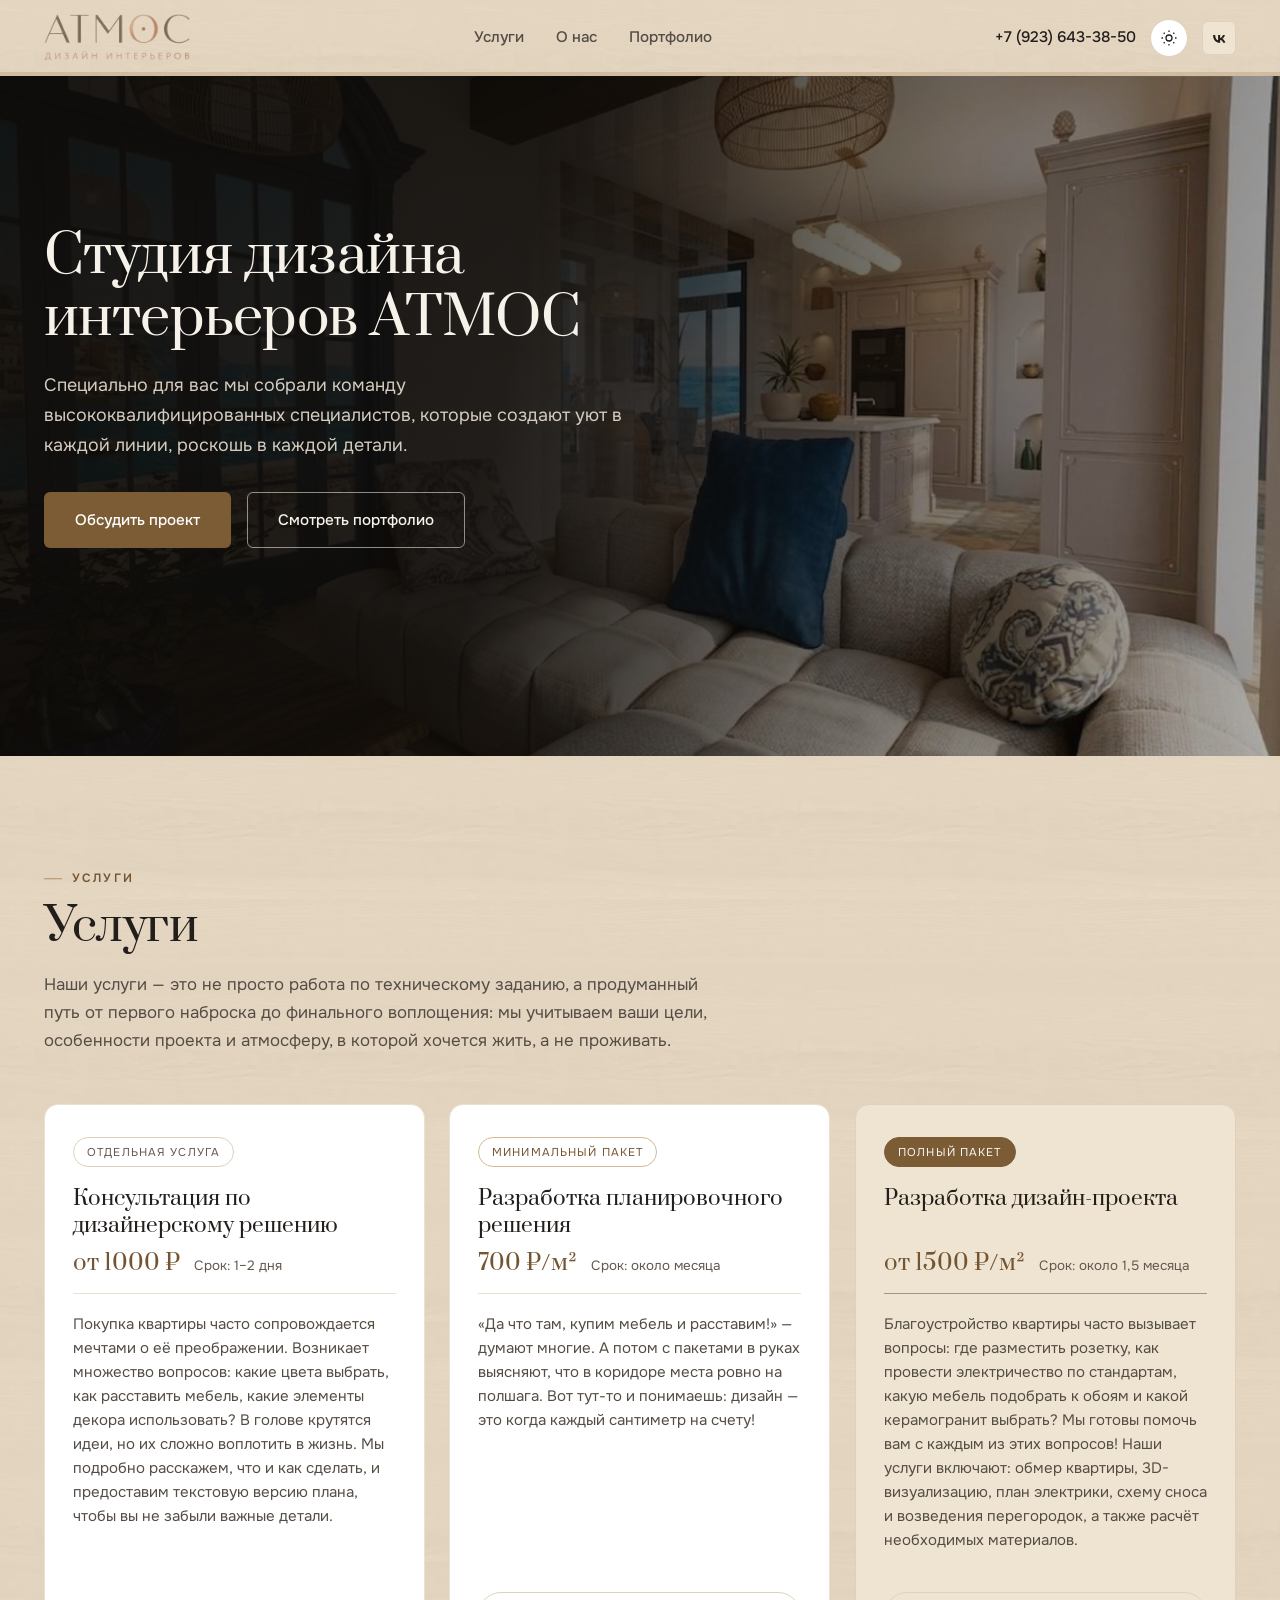
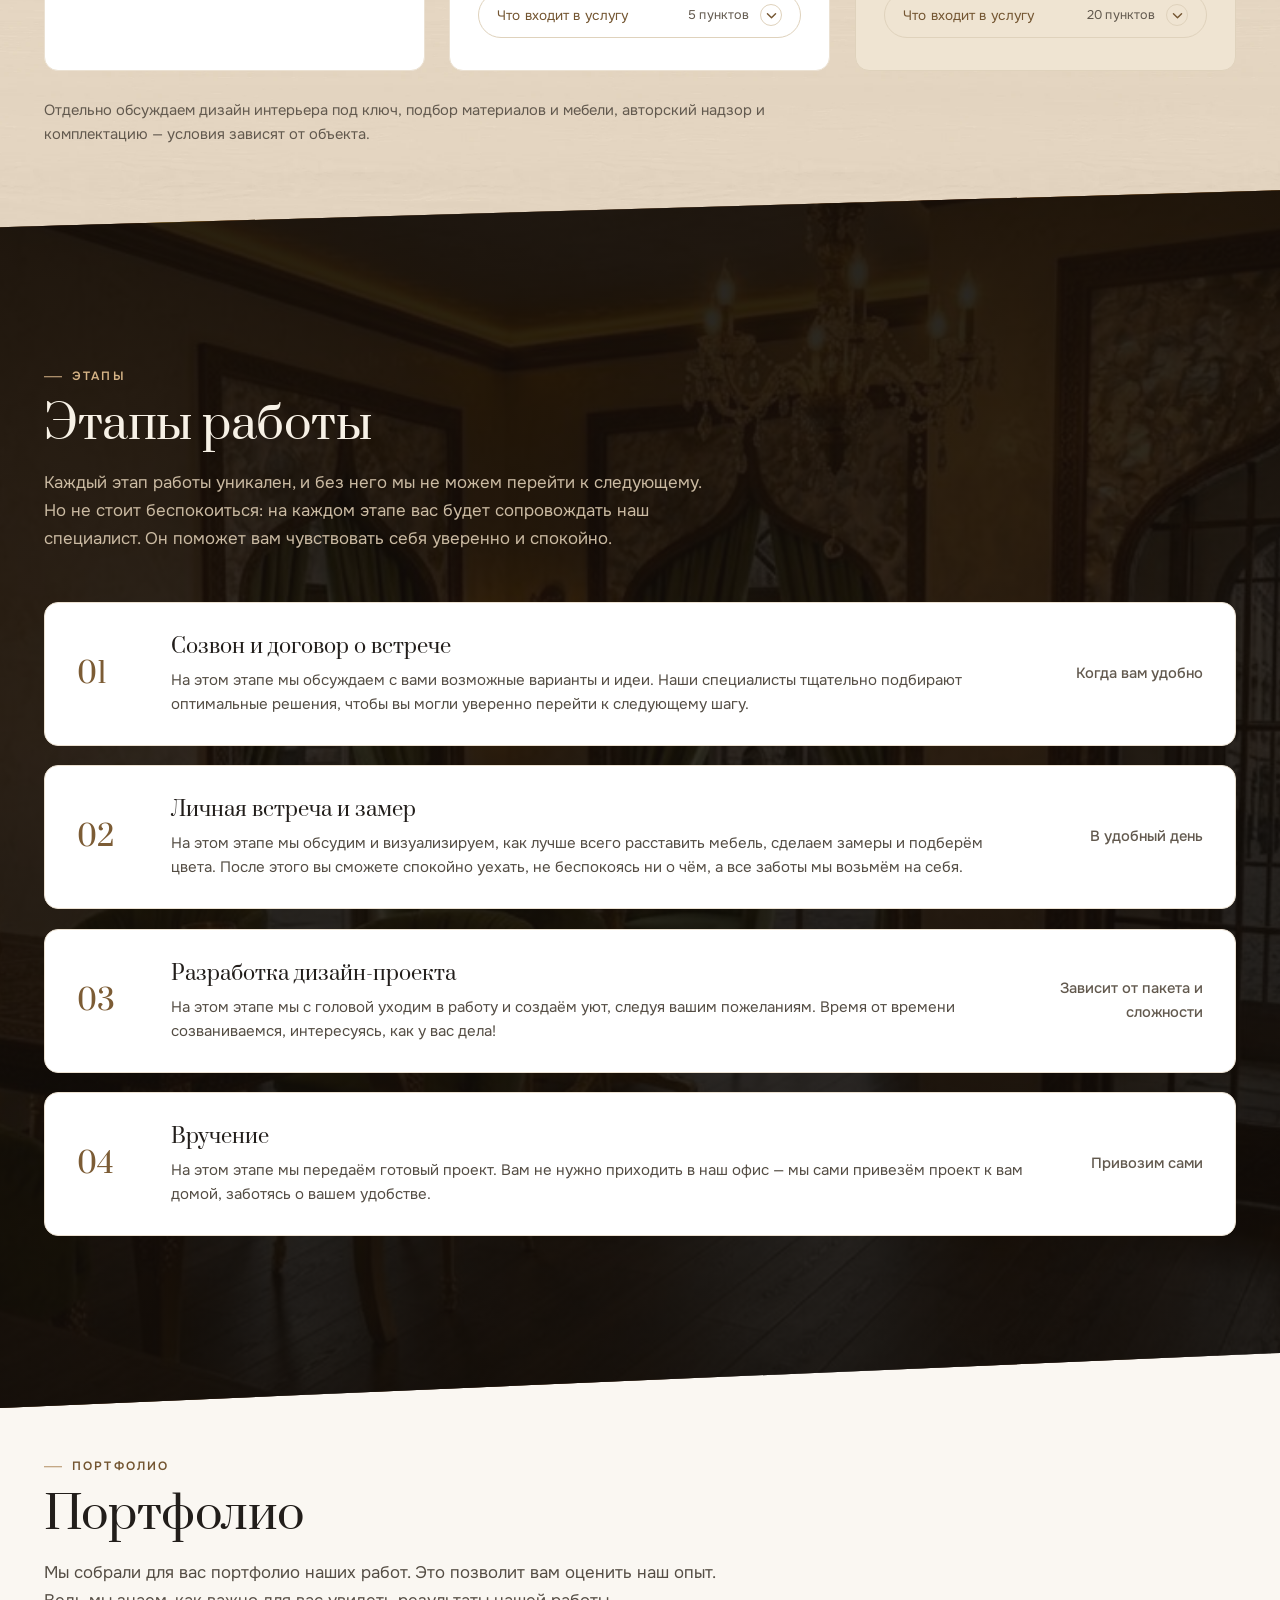
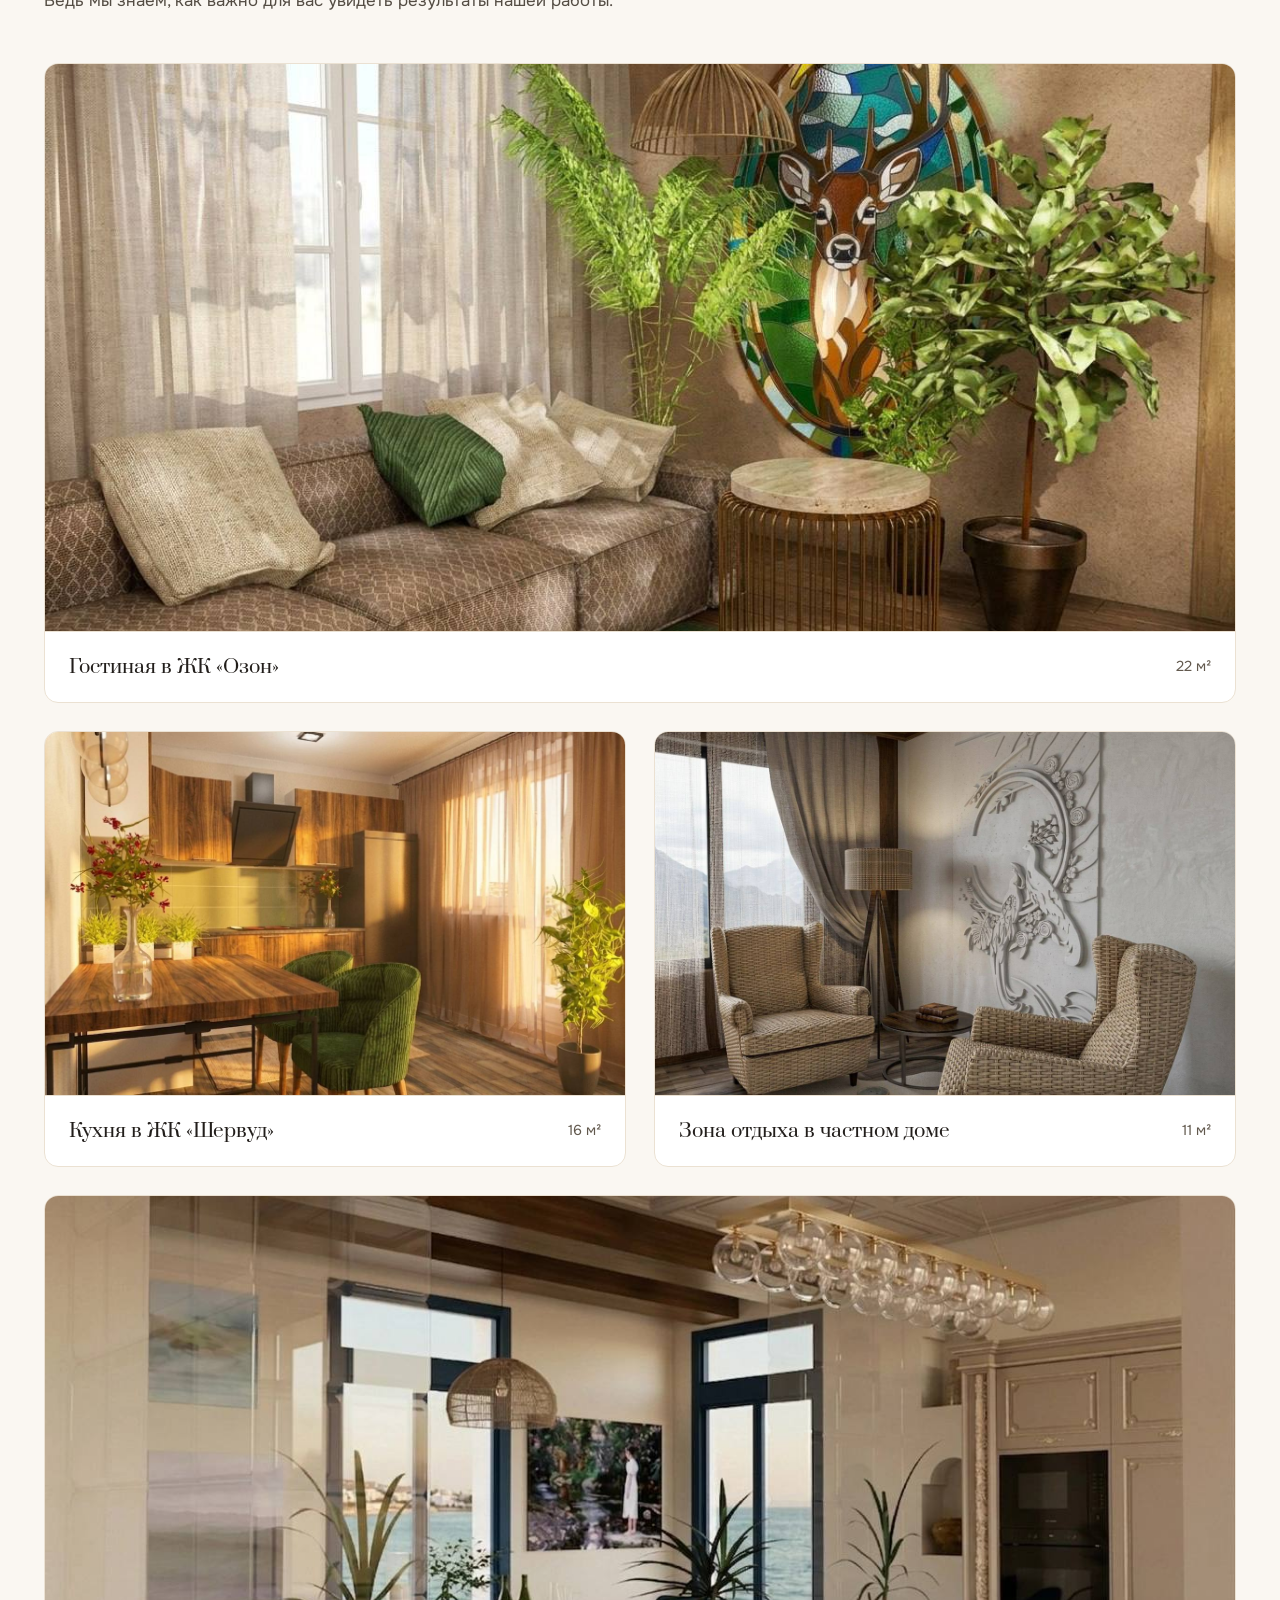
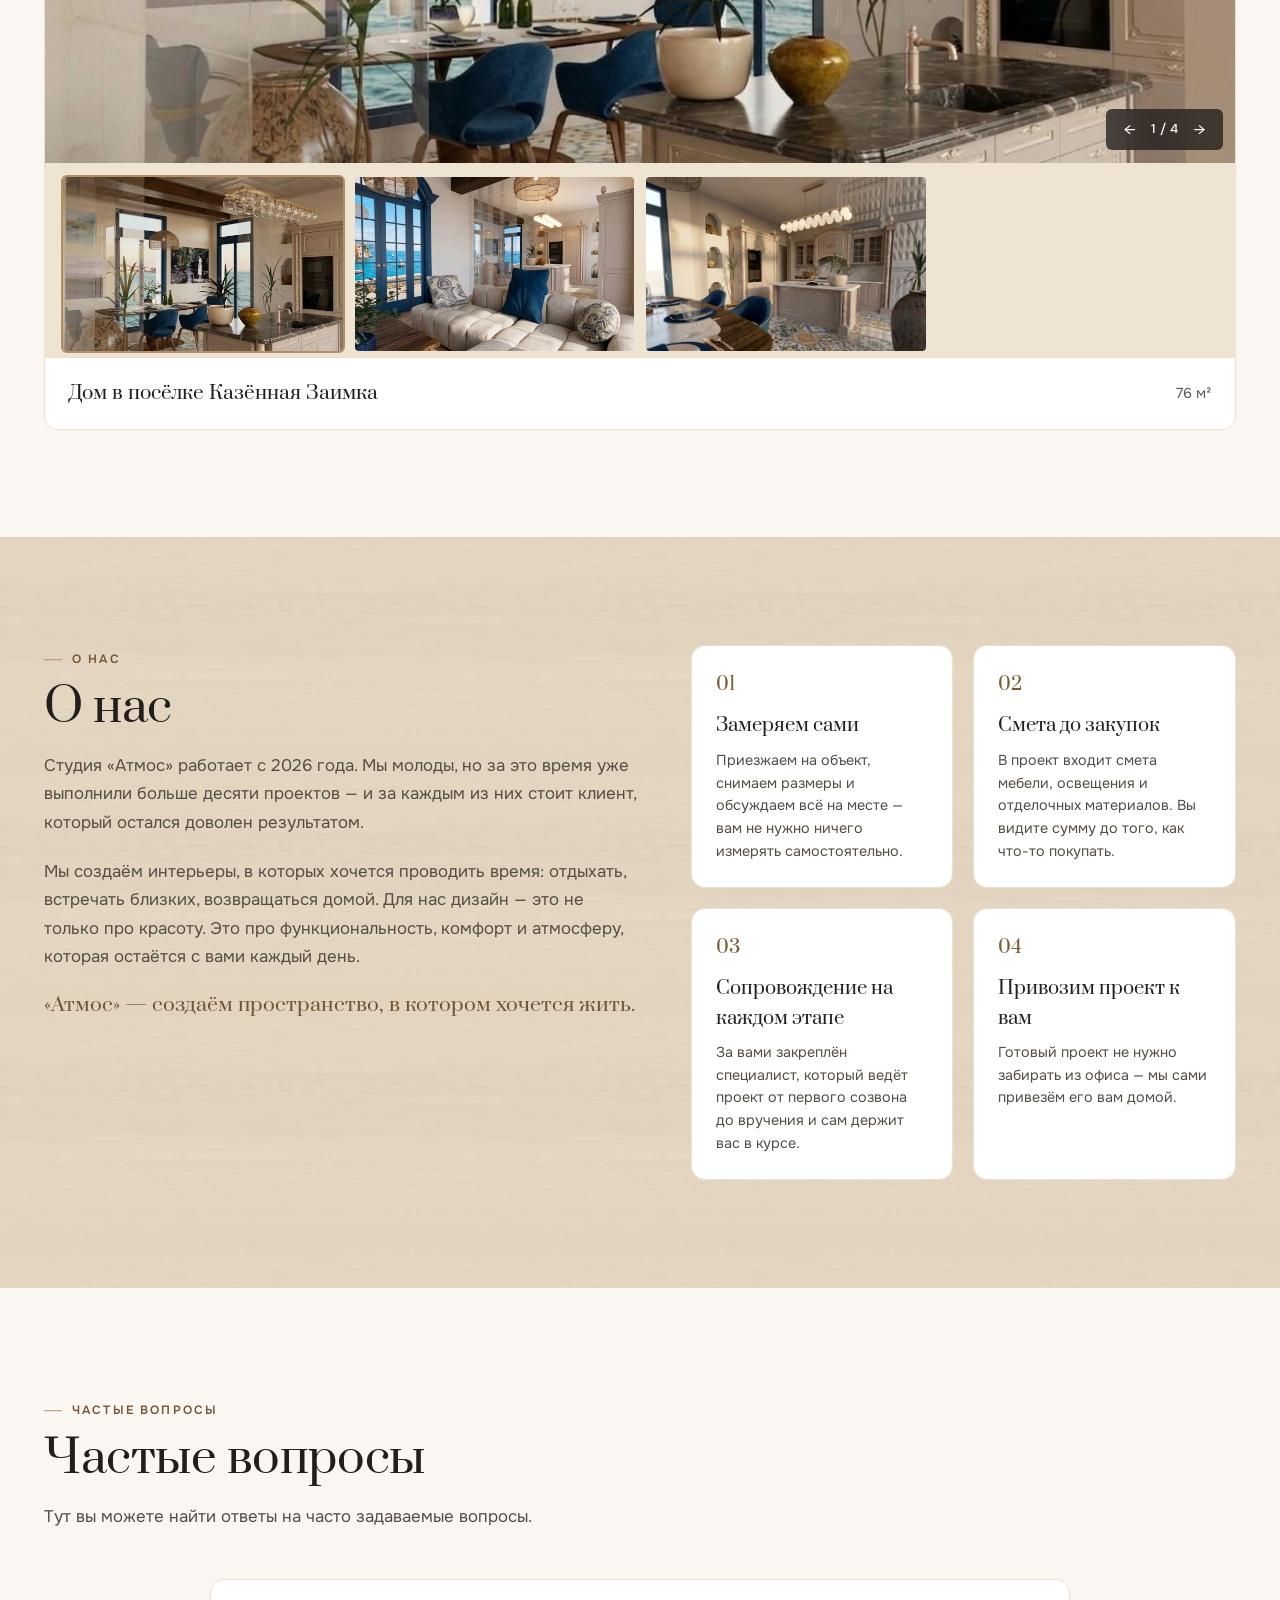
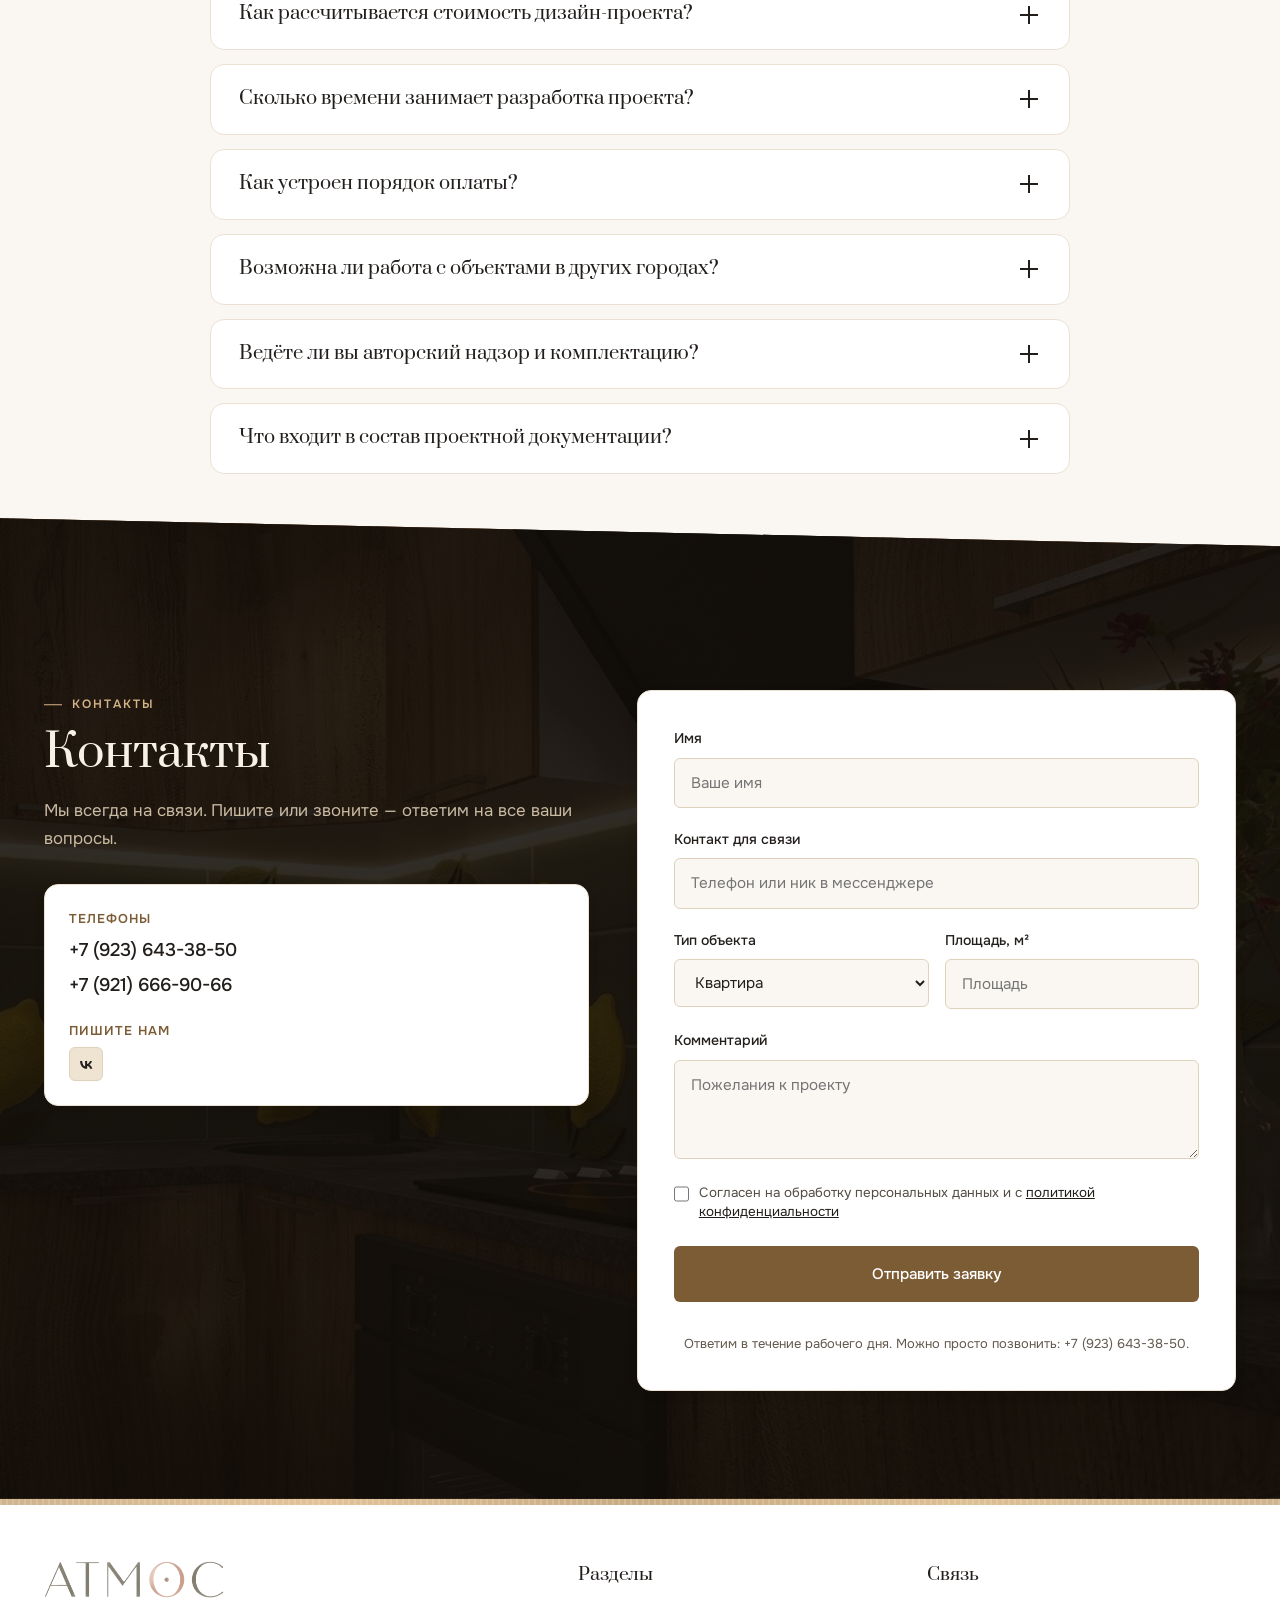
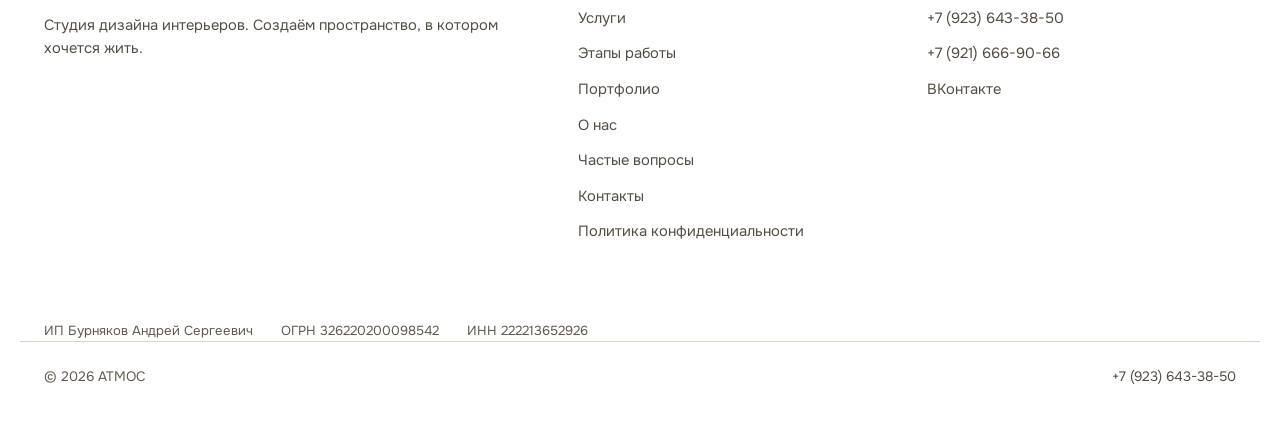
<file: index.html>
<!DOCTYPE html>
<html lang="ru">
<head>
  <meta charset="UTF-8">
  <meta name="viewport" content="width=device-width, initial-scale=1.0">
  <title>Студия дизайна интерьеров АТМОС — Барнаул</title>
  <meta name="description" content="Студия дизайна интерьеров АТМОС в Барнауле: планировочные решения от 700 ₽/м², дизайн-проекты от 1500 ₽/м². Замер, 3D-визуализации, смета.">
  <meta name="theme-color" content="#FAF7F2">
  <meta name="color-scheme" content="light dark">

  <link rel="canonical" href="https://atmos-barnaul.ru/">

  <meta property="og:type" content="website">
  <meta property="og:site_name" content="АТМОС">
  <meta property="og:title" content="Студия дизайна интерьеров АТМОС — Барнаул">
  <meta property="og:description" content="Планировочные решения и дизайн-проекты интерьеров. Замер, визуализации, смета. Работаем в Барнауле и удалённо по другим городам.">
  <meta property="og:url" content="https://atmos-barnaul.ru/">
  <meta property="og:image" content="https://atmos-barnaul.ru/images/og-preview.jpg">
  <meta property="og:image:width" content="1200">
  <meta property="og:image:height" content="630">
  <meta property="og:locale" content="ru_RU">

  <link rel="icon" href="data:image/svg+xml,<svg xmlns='http://www.w3.org/2000/svg' viewBox='0 0 32 32'><rect width='32' height='32' rx='6' fill='%23B28F63'/><text x='16' y='22' font-family='serif' font-size='17' fill='%23FAF7F2' text-anchor='middle'>А</text></svg>">

  <link rel="preconnect" href="https://fonts.googleapis.com">
  <link rel="preconnect" href="https://fonts.gstatic.com" crossorigin>
  <link href="https://fonts.googleapis.com/css2?family=Onest:wght@300;400;500;600;700&family=Prata&display=swap" rel="stylesheet">
  <script>document.documentElement.className+=" js"</script>
<link rel="stylesheet" href="styles.css">
</head>
<body class="is-preloading">

<div class="preloader" id="preloader" aria-hidden="true">
  <div class="preloader__inner">
    <span class="brand-logo brand-logo--lg" role="img" aria-label="АТМОС — дизайн интерьеров"></span>
    <div class="preloader__bar">
      <div class="preloader__progress" id="preloaderProgress"></div>
    </div>
    <span class="preloader__percent" id="preloaderPercent">0%</span>
  </div>
</div>

<a class="skip-link" href="#main">Перейти к содержимому</a>

<header class="header" id="header">
  <div class="shell header__inner">
    <a class="logo" href="#top" aria-label="АТМОС — перейти к началу страницы">
      <span class="brand-head" role="img" aria-label="АТМОС — дизайн интерьеров"></span>
    </a>

    <nav class="nav" aria-label="Основная навигация">
      <a class="nav__link" href="#services">Услуги</a>
      <a class="nav__link" href="#about">О нас</a>
      <a class="nav__link" href="#portfolio">Портфолио</a>
    </nav>

    <div class="header__actions">
      <a class="phone-link" href="tel:+79236433850">+7 (923) 643-38-50</a>
      <button class="theme-btn" id="themeBtn" type="button" aria-pressed="false" aria-label="Переключить тёмную тему" title="Тёмная тема">
          <svg class="theme-btn__ico theme-btn__ico--sun" viewBox="0 0 24 24" width="18" height="18" fill="none" stroke="currentColor" stroke-width="1.7" aria-hidden="true">
            <circle cx="12" cy="12" r="4"/><path d="M12 2v2M12 20v2M2 12h2M20 12h2M4.9 4.9l1.4 1.4M17.7 17.7l1.4 1.4M19.1 4.9l-1.4 1.4M6.3 17.7l-1.4 1.4"/>
          </svg>
          <svg class="theme-btn__ico theme-btn__ico--moon" viewBox="0 0 24 24" width="18" height="18" fill="none" stroke="currentColor" stroke-width="1.7" aria-hidden="true">
            <path d="M20 14.5A8.5 8.5 0 0 1 9.5 4a8.5 8.5 0 1 0 10.5 10.5Z"/>
          </svg>
        </button>
        <div class="messenger-group">
          <a class="msg-btn msg-btn--vk" href="https://vk.ru/atmos.barnaul" target="_blank" rel="noopener" aria-label="ВКонтакте">
            <svg viewBox="0 0 24 24" width="18" height="18" fill="currentColor" aria-hidden="true"><path d="M13.2 18.3c-5.6 0-9-3.9-9.1-10.4h2.8c.1 4.8 2.3 6.8 3.9 7.2V7.9h2.7v4c1.6-.2 3.2-2 3.8-4h2.6c-.4 2.4-2.2 4.2-3.5 5 1.3.6 3.3 2.2 4.1 5.4h-2.9c-.6-1.9-2.1-3.4-4.1-3.6v3.6h-.3Z"/></svg>
          </a>
        <a class="msg-btn msg-btn--max msg-btn--soon" href="#" data-ph aria-label="MAX">
          <svg viewBox="0 0 1000 1000" width="17" height="17" fill="currentColor" fill-rule="evenodd" aria-hidden="true">
            <path d="M508.211 878.328c-75.007 0-109.864-10.95-170.453-54.75-38.325 49.275-159.686 87.783-164.979 21.9 0-49.456-10.95-91.248-23.36-136.873-14.782-56.21-31.572-118.807-31.572-209.508 0-216.626 177.754-379.597 388.357-379.597 210.785 0 375.947 171.001 375.947 381.604.707 207.346-166.595 376.118-373.94 377.224m3.103-571.585c-102.564-5.292-182.499 65.7-200.201 177.024-14.6 92.162 11.315 204.398 33.397 210.238 10.585 2.555 37.23-18.98 53.837-35.587a189.8 189.8 0 0 0 92.71 33.032c106.273 5.112 197.08-75.794 204.215-181.95 4.154-106.382-77.67-196.486-183.958-202.574Z"/>
          </svg>
        </a>
        <a class="msg-btn msg-btn--tg msg-btn--soon" href="#" data-ph aria-label="Telegram">
          <svg viewBox="0 0 24 24" width="18" height="18" fill="currentColor" aria-hidden="true">
            <path d="M21.7 3.4 2.9 10.7c-1.1.4-1.1 1.1-.2 1.4l4.7 1.5 1.8 5.5c.2.6.1.8.7.8.5 0 .7-.2 1-.5l2.3-2.2 4.7 3.5c.9.5 1.5.2 1.7-.8l3.1-14.6c.3-1.2-.5-1.8-1.4-1.4Zm-4.1 3.6-8.1 7.2-.3 3.4-1.7-5.2 10.1-5.4Z"/>
          </svg>
        </a>
      </div>
      <button class="burger-btn" id="burgerBtn" type="button" aria-label="Открыть меню" aria-expanded="false" aria-controls="mobileDrawer">
        <span></span><span></span><span></span>
      </button>
    </div>
  </div>
</header>

<div class="drawer" id="mobileDrawer" aria-hidden="true">
  <div class="drawer__backdrop" id="drawerBackdrop"></div>
  <div class="drawer__panel" role="dialog" aria-modal="true" aria-label="Мобильное меню">
    <div class="drawer__head">
      <span class="brand-head" role="img" aria-label="АТМОС — дизайн интерьеров"></span>
      <button class="drawer__close" id="drawerCloseBtn" type="button" aria-label="Закрыть меню">&times;</button>
    </div>
    <nav class="drawer__nav" aria-label="Навигация в меню">
      <a class="drawer__link" href="#services">Услуги</a>
      <a class="drawer__link" href="#process">Этапы работы</a>
      <a class="drawer__link" href="#portfolio">Портфолио</a>
      <a class="drawer__link" href="#about">О нас</a>
      <a class="drawer__link" href="#faq">Частые вопросы</a>
      <a class="drawer__link" href="#contacts">Контакты</a>
    </nav>
    <div class="drawer__foot">
      <a class="drawer__phone" href="tel:+79236433850">+7 (923) 643-38-50</a>
      <button class="theme-btn theme-btn--wide" id="themeBtnDrawer" type="button" aria-pressed="false" aria-label="Переключить тёмную тему">
        <svg class="theme-btn__ico theme-btn__ico--sun" viewBox="0 0 24 24" width="18" height="18" fill="none" stroke="currentColor" stroke-width="1.7" aria-hidden="true"><circle cx="12" cy="12" r="4"/><path d="M12 2v2M12 20v2M2 12h2M20 12h2M4.9 4.9l1.4 1.4M17.7 17.7l1.4 1.4M19.1 4.9l-1.4 1.4M6.3 17.7l-1.4 1.4"/></svg>
        <svg class="theme-btn__ico theme-btn__ico--moon" viewBox="0 0 24 24" width="18" height="18" fill="none" stroke="currentColor" stroke-width="1.7" aria-hidden="true"><path d="M20 14.5A8.5 8.5 0 0 1 9.5 4a8.5 8.5 0 1 0 10.5 10.5Z"/></svg>
        <span class="theme-btn__label">Тёмная тема</span>
      </button>
      <div class="messenger-group">
        <a class="msg-btn msg-btn--vk" href="https://vk.ru/atmos.barnaul" target="_blank" rel="noopener" aria-label="ВКонтакте">
          <svg viewBox="0 0 24 24" width="18" height="18" fill="currentColor" aria-hidden="true"><path d="M13.2 18.3c-5.6 0-9-3.9-9.1-10.4h2.8c.1 4.8 2.3 6.8 3.9 7.2V7.9h2.7v4c1.6-.2 3.2-2 3.8-4h2.6c-.4 2.4-2.2 4.2-3.5 5 1.3.6 3.3 2.2 4.1 5.4h-2.9c-.6-1.9-2.1-3.4-4.1-3.6v3.6h-.3Z"/></svg>
        </a>
        <a class="msg-btn msg-btn--max msg-btn--soon" href="#" data-ph aria-label="MAX">
          <svg viewBox="0 0 1000 1000" width="17" height="17" fill="currentColor" fill-rule="evenodd" aria-hidden="true">
            <path d="M508.211 878.328c-75.007 0-109.864-10.95-170.453-54.75-38.325 49.275-159.686 87.783-164.979 21.9 0-49.456-10.95-91.248-23.36-136.873-14.782-56.21-31.572-118.807-31.572-209.508 0-216.626 177.754-379.597 388.357-379.597 210.785 0 375.947 171.001 375.947 381.604.707 207.346-166.595 376.118-373.94 377.224m3.103-571.585c-102.564-5.292-182.499 65.7-200.201 177.024-14.6 92.162 11.315 204.398 33.397 210.238 10.585 2.555 37.23-18.98 53.837-35.587a189.8 189.8 0 0 0 92.71 33.032c106.273 5.112 197.08-75.794 204.215-181.95 4.154-106.382-77.67-196.486-183.958-202.574Z"/>
          </svg>
        </a>
        <a class="msg-btn msg-btn--tg msg-btn--soon" href="#" data-ph aria-label="Telegram">
          <svg viewBox="0 0 24 24" width="18" height="18" fill="currentColor" aria-hidden="true">
            <path d="M21.7 3.4 2.9 10.7c-1.1.4-1.1 1.1-.2 1.4l4.7 1.5 1.8 5.5c.2.6.1.8.7.8.5 0 .7-.2 1-.5l2.3-2.2 4.7 3.5c.9.5 1.5.2 1.7-.8l3.1-14.6c.3-1.2-.5-1.8-1.4-1.4Zm-4.1 3.6-8.1 7.2-.3 3.4-1.7-5.2 10.1-5.4Z"/>
          </svg>
        </a>
      </div>
    </div>
  </div>
</div>

<main id="main">

  <section class="hero-section" id="top">
    <div class="shell hero-grid">
      <div class="hero-text">
        <h1 class="hero-title">Студия дизайна интерьеров АТМОС</h1>
        <p class="hero-subtitle">Специально для вас мы собрали команду высококвалифицированных специалистов, которые создают уют в каждой линии, роскошь в каждой детали.</p>
        <div class="hero-actions">
          <a class="btn btn--primary" href="#contacts">Обсудить проект</a>
          <a class="btn btn--secondary" href="#portfolio">Смотреть портфолио</a>
        </div>
      </div>

      <div class="hero-media">
        <figure class="hero-figure">
          <img decoding="async" src="images/project-01-vitrazh.jpg" srcset="images/project-01-vitrazh.jpg 1x, images/2x/project-01-vitrazh.webp 2x" alt="Гостиная с витражным панно" width="1271" height="841" fetchpriority="high">
          <figcaption class="hero-figure__caption">
            <span class="hero-figure__title" data-ph>Название проекта</span>
            <span class="hero-figure__meta">— м² · —</span>
          </figcaption>
        </figure>
      </div>
    </div>
  </section>

  <section class="section section--tint" id="services">
    <div class="shell">
      <div class="section-head reveal">
        <span class="section-eyebrow">Услуги</span>
        <h2 class="section-title">Услуги</h2>
        <p class="section-lead">Наши услуги — это не просто работа по техническому заданию, а продуманный путь от первого наброска до финального воплощения: мы учитываем ваши цели, особенности проекта и атмосферу, в которой хочется жить, а не проживать.</p>
      </div>

      <div class="cards-grid cards-grid--3 cards-grid--svc">
        <article class="card reveal">
          <span class="card__tier card__tier--single">Отдельная услуга</span>
          <h3 class="card__title">Консультация по дизайнерскому решению</h3>
          <div class="card__meta">
            <span class="card__price">от 1000 ₽</span>
            <span class="card__term">Срок: 1–2 дня</span>
          </div>
          <p class="card__desc">Покупка квартиры часто сопровождается мечтами о её преображении. Возникает множество вопросов: какие цвета выбрать, как расставить мебель, какие элементы декора использовать? В голове крутятся идеи, но их сложно воплотить в жизнь. Мы подробно расскажем, что и как сделать, и предоставим текстовую версию плана, чтобы вы не забыли важные детали.</p>
        </article>

        <article class="card card--expandable reveal">
          <span class="card__tier card__tier--min">Минимальный пакет</span>
          <h3 class="card__title">Разработка планировочного решения</h3>
          <div class="card__meta">
            <span class="card__price">700 ₽/м²</span>
            <span class="card__term">Срок: около месяца</span>
          </div>
          <p class="card__desc">«Да что там, купим мебель и расставим!» — думают многие. А потом с пакетами в руках выясняют, что в коридоре места ровно на полшага. Вот тут-то и понимаешь: дизайн — это когда каждый сантиметр на счету!</p>
          <button class="svc-toggle" type="button" id="svcBtn1" aria-controls="svcPanel1" aria-expanded="false">
            <span class="svc-toggle__text">Что входит в услугу</span>
            <span class="svc-toggle__side">
              <span class="svc-toggle__count">5 пунктов</span>
              <span class="svc-toggle__arrow" aria-hidden="true"><svg viewBox="0 0 16 16" width="13" height="13" aria-hidden="true"><path d="M3 5.75 8 10.75l5-5" fill="none" stroke="currentColor" stroke-width="1.7" stroke-linecap="round" stroke-linejoin="round"/></svg></span>
            </span>
          </button>
        </article>

        <div class="svc-panel" id="svcPanel1" role="region" aria-labelledby="svcBtn1">
          <div class="svc-panel__inner">
            <div class="svc-panel__head">
              <span class="card__tier card__tier--min">Минимальный пакет</span>
              <p class="svc-panel__title">Разработка планировочного решения — что входит</p>
            </div>
            <ul class="svc-list">
              <li class="svc-list__item">Обмерный план</li>
              <li class="svc-list__item">План с расстановкой мебели (2 варианта)</li>
              <li class="svc-list__item">План демонтажа / монтажа — при необходимости</li>
              <li class="svc-list__item">3D-визуализации</li>
              <li class="svc-list__item">Смета мебели, освещения и отделочных материалов</li>
            </ul>
          </div>
        </div>

        <article class="card card--accent card--expandable reveal">
          <span class="card__tier card__tier--full">Полный пакет</span>
          <h3 class="card__title">Разработка дизайн-проекта</h3>
          <div class="card__meta">
            <span class="card__price">от 1500 ₽/м²</span>
            <span class="card__term">Срок: около 1,5 месяца</span>
          </div>
          <p class="card__desc">Благоустройство квартиры часто вызывает вопросы: где разместить розетку, как провести электричество по стандартам, какую мебель подобрать к обоям и какой керамогранит выбрать? Мы готовы помочь вам с каждым из этих вопросов! Наши услуги включают: обмер квартиры, 3D-визуализацию, план электрики, схему сноса и возведения перегородок, а также расчёт необходимых материалов.</p>
          <button class="svc-toggle" type="button" id="svcBtn3" aria-controls="svcPanel3" aria-expanded="false">
            <span class="svc-toggle__text">Что входит в услугу</span>
            <span class="svc-toggle__side">
              <span class="svc-toggle__count">20 пунктов</span>
              <span class="svc-toggle__arrow" aria-hidden="true"><svg viewBox="0 0 16 16" width="13" height="13" aria-hidden="true"><path d="M3 5.75 8 10.75l5-5" fill="none" stroke="currentColor" stroke-width="1.7" stroke-linecap="round" stroke-linejoin="round"/></svg></span>
            </span>
          </button>
        </article>

        <div class="svc-panel" id="svcPanel3" role="region" aria-labelledby="svcBtn3">
          <div class="svc-panel__inner">
            <div class="svc-panel__head">
              <span class="card__tier card__tier--full">Полный пакет</span>
              <p class="svc-panel__title">Разработка дизайн-проекта — что входит</p>
            </div>
            <ul class="svc-list">
              <li class="svc-list__item">Обмерный план</li>
              <li class="svc-list__item">План демонтажа / монтажа / после перепланировки</li>
              <li class="svc-list__item">План дверных проёмов</li>
              <li class="svc-list__item">План с расстановкой мебели (2 варианта)</li>
              <li class="svc-list__item">Спецификация мебели заводского производства</li>
              <li class="svc-list__item">Чертежи заказной мебели</li>
              <li class="svc-list__item">План пола и план потолка</li>
              <li class="svc-list__item">План плинтусов</li>
              <li class="svc-list__item">План карнизов</li>
              <li class="svc-list__item">План освещения с размерами и привязками к выключателям</li>
              <li class="svc-list__item">Спецификация осветительных приборов</li>
              <li class="svc-list__item">План электрики</li>
              <li class="svc-list__item">План сантехнического оборудования</li>
              <li class="svc-list__item">Спецификация сантехники</li>
              <li class="svc-list__item">План кондиционеров</li>
              <li class="svc-list__item">План тёплого пола</li>
              <li class="svc-list__item">План отделки стен</li>
              <li class="svc-list__item">Развёртки по стенам</li>
              <li class="svc-list__item">3D-визуализации</li>
              <li class="svc-list__item">Смета мебели, освещения и отделочных материалов</li>
            </ul>
          </div>
        </div>
      </div>

      <p class="services-note reveal">Отдельно обсуждаем дизайн интерьера под ключ, подбор материалов и мебели, авторский надзор и комплектацию — условия зависят от объекта.</p>
    </div>
  </section>

  <section class="section section--dark section--photo" id="process">
    <div class="shell">
      <div class="section-head reveal">
        <span class="section-eyebrow">Этапы</span>
        <h2 class="section-title">Этапы работы</h2>
        <p class="section-lead">Каждый этап работы уникален, и без него мы не можем перейти к следующему. Но не стоит беспокоиться: на каждом этапе вас будет сопровождать наш специалист. Он поможет вам чувствовать себя уверенно и спокойно.</p>
      </div>

      <ol class="steps-list">
        <li class="step-item reveal">
          <span class="step-item__num">01</span>
          <div class="step-item__content">
            <h3 class="step-item__title">Созвон и договор о встрече</h3>
            <p class="step-item__desc">На этом этапе мы обсуждаем с вами возможные варианты и идеи. Наши специалисты тщательно подбирают оптимальные решения, чтобы вы могли уверенно перейти к следующему шагу.</p>
          </div>
          <span class="step-item__time">Когда вам удобно</span>
        </li>

        <li class="step-item reveal">
          <span class="step-item__num">02</span>
          <div class="step-item__content">
            <h3 class="step-item__title">Личная встреча и замер</h3>
            <p class="step-item__desc">На этом этапе мы обсудим и визуализируем, как лучше всего расставить мебель, сделаем замеры и подберём цвета. После этого вы сможете спокойно уехать, не беспокоясь ни о чём, а все заботы мы возьмём на себя.</p>
          </div>
          <span class="step-item__time">В удобный день</span>
        </li>

        <li class="step-item reveal">
          <span class="step-item__num">03</span>
          <div class="step-item__content">
            <h3 class="step-item__title">Разработка дизайн-проекта</h3>
            <p class="step-item__desc">На этом этапе мы с головой уходим в работу и создаём уют, следуя вашим пожеланиям. Время от времени созваниваемся, интересуясь, как у вас дела!</p>
          </div>
          <span class="step-item__time">Зависит от пакета и сложности</span>
        </li>

        <li class="step-item reveal">
          <span class="step-item__num">04</span>
          <div class="step-item__content">
            <h3 class="step-item__title">Вручение</h3>
            <p class="step-item__desc">На этом этапе мы передаём готовый проект. Вам не нужно приходить в наш офис — мы сами привезём проект к вам домой, заботясь о вашем удобстве.</p>
          </div>
          <span class="step-item__time">Привозим сами</span>
        </li>
      </ol>
    </div>
  </section>

  <section class="section" id="portfolio">
    <div class="shell">
      <div class="section-head reveal">
        <span class="section-eyebrow">Портфолио</span>
        <h2 class="section-title">Портфолио</h2>
        <p class="section-lead">Мы собрали для вас портфолио наших работ. Это позволит вам оценить наш опыт. Ведь мы знаем, как важно для вас увидеть результаты нашей работы.</p>
      </div>

      <div class="portfolio-grid">
        <figure class="work-card work-card--wide reveal" data-full="images/project-01-vitrazh.jpg">
          <div class="work-card__media">
            <img decoding="async" src="images/project-01-vitrazh.jpg" srcset="images/project-01-vitrazh.jpg 1x, images/2x/project-01-vitrazh.webp 2x" alt="Гостиная с витражным панно" loading="lazy" width="1271" height="841">
          </div>
          <figcaption class="work-card__caption">
            <h3 class="work-card__title">Гостиная в ЖК «Озон»</h3>
            <span class="work-card__meta">22 м²</span>
          </figcaption>
        </figure>

<figure class="work-card reveal" data-full="images/project-03-kitchen.jpg">
          <div class="work-card__media">
            <img decoding="async" src="images/project-03-kitchen.jpg" srcset="images/project-03-kitchen.jpg 1x, images/2x/project-03-kitchen.webp 2x" alt="Кухня-столовая" loading="lazy" width="1280" height="710">
          </div>
          <figcaption class="work-card__caption">
            <h3 class="work-card__title">Кухня в ЖК «Шервуд»</h3>
            <span class="work-card__meta">16 м²</span>
          </figcaption>
        </figure>

<figure class="work-card reveal" data-full="images/project-05-barelief.jpg">
          <div class="work-card__media">
            <img decoding="async" src="images/project-05-barelief.jpg" srcset="images/project-05-barelief.jpg 1x, images/2x/project-05-barelief.webp 2x" alt="Зона отдыха с гипсовым барельефом" loading="lazy" width="1271" height="841">
          </div>
          <figcaption class="work-card__caption">
            <h3 class="work-card__title">Зона отдыха в частном доме</h3>
            <span class="work-card__meta">11 м²</span>
          </figcaption>
        </figure>

        <figure class="work-card work-card--gallery work-card--wide reveal" id="seasideCard" data-full="images/project-06-seaside-kitchen.jpg">
          <div class="work-card__media work-card__media--slider">
            <img decoding="async" id="seasideMainImg" src="images/project-06-seaside-kitchen.jpg" srcset="images/project-06-seaside-kitchen.jpg 1x, images/2x/project-06-seaside-kitchen.webp 2x" alt="Кухня-остров с видом на море" loading="lazy" width="1280" height="720">
            <div class="slider-controls" aria-label="Переключение ракурсов проекта">
              <button class="slider-arrow slider-arrow--prev" id="seasidePrev" type="button" aria-label="Предыдущее фото">&#8592;</button>
              <span class="slider-counter" id="seasideCounter">1 / 4</span>
              <button class="slider-arrow slider-arrow--next" id="seasideNext" type="button" aria-label="Следующее фото">&#8594;</button>
            </div>
          </div>
          <div class="gallery-thumbs" id="seasideThumbs">
            <button class="thumb-btn is-active" type="button" data-src="images/project-06-seaside-kitchen.jpg" data-srcset="images/project-06-seaside-kitchen.jpg 1x, images/2x/project-06-seaside-kitchen.webp 2x" data-alt="Кухня-остров с видом на море" aria-label="Ракурс 1: Кухня-остров с видом на море">
              <img decoding="async" src="images/project-06-seaside-kitchen.jpg" srcset="images/project-06-seaside-kitchen.jpg 1x, images/2x/project-06-seaside-kitchen.webp 2x" alt="Кухня-остров с видом на море" width="120" height="80" loading="lazy">
            </button>
            <button class="thumb-btn" type="button" data-src="images/project-06-seaside-living.jpg" data-srcset="images/project-06-seaside-living.jpg 1x, images/2x/project-06-seaside-living.webp 2x" data-alt="Гостиная с синими французскими дверями" aria-label="Ракурс 2: Гостиная с синими французскими дверями">
              <img decoding="async" src="images/project-06-seaside-living.jpg" srcset="images/project-06-seaside-living.jpg 1x, images/2x/project-06-seaside-living.webp 2x" alt="Гостиная с синими французскими дверями" width="120" height="80" loading="lazy">
            </button>
            <button class="thumb-btn" type="button" data-src="images/project-06-seaside-dining.jpg" data-srcset="images/project-06-seaside-dining.jpg 1x, images/2x/project-06-seaside-dining.webp 2x" data-alt="Классическая кухня с плиткой-пэчворк" aria-label="Ракурс 3: Классическая кухня с плиткой-пэчворк">
              <img decoding="async" src="images/project-06-seaside-dining.jpg" srcset="images/project-06-seaside-dining.jpg 1x, images/2x/project-06-seaside-dining.webp 2x" alt="Классическая кухня с плиткой-пэчворк" width="120" height="80" loading="lazy">
            </button>
            <button class="thumb-btn" type="button" data-src="images/project-06-seaside-lounge.jpg" data-srcset="images/project-06-seaside-lounge.jpg 1x, images/2x/project-06-seaside-lounge.webp 2x" data-alt="ТВ-зона с арочной дверью" aria-label="Ракурс 4: ТВ-зона с арочной дверью">
              <img decoding="async" src="images/project-06-seaside-lounge.jpg" srcset="images/project-06-seaside-lounge.jpg 1x, images/2x/project-06-seaside-lounge.webp 2x" alt="ТВ-зона с арочной дверью" width="120" height="80" loading="lazy">
            </button>
          </div>
          <figcaption class="work-card__caption">
            <h3 class="work-card__title">Дом в посёлке Казённая Заимка</h3>
            <span class="work-card__meta">76 м²</span>
          </figcaption>
        </figure>
      </div>
    </div>
  </section>

  <section class="section section--tint" id="about">
    <div class="shell about-layout">
      <div class="about-lead-col reveal">
        <span class="section-eyebrow">О нас</span>
        <h2 class="section-title">О нас</h2>
        <div class="about-paragraphs">
          <p class="about-text">Студия «Атмос» работает с 2026 года. Мы молоды, но за это время уже выполнили больше десяти проектов — и за каждым из них стоит клиент, который остался доволен результатом.</p>
          <p class="about-text">Мы создаём интерьеры, в которых хочется проводить время: отдыхать, встречать близких, возвращаться домой. Для нас дизайн — это не только про красоту. Это про функциональность, комфорт и атмосферу, которая остаётся с вами каждый день.</p>
          <p class="about-text about-text--slogan">«Атмос» — создаём пространство, в котором хочется жить.</p>
        </div>
      </div>

      <div class="principles-grid reveal">
        <article class="principle-card">
          <span class="principle-card__num">01</span>
          <h3 class="principle-card__title">Замеряем сами</h3>
          <p class="principle-card__desc">Приезжаем на объект, снимаем размеры и обсуждаем всё на месте — вам не нужно ничего измерять самостоятельно.</p>
        </article>

        <article class="principle-card">
          <span class="principle-card__num">02</span>
          <h3 class="principle-card__title">Смета до закупок</h3>
          <p class="principle-card__desc">В проект входит смета мебели, освещения и отделочных материалов. Вы видите сумму до того, как что-то покупать.</p>
        </article>

        <article class="principle-card">
          <span class="principle-card__num">03</span>
          <h3 class="principle-card__title">Сопровождение на каждом этапе</h3>
          <p class="principle-card__desc">За вами закреплён специалист, который ведёт проект от первого созвона до вручения и сам держит вас в курсе.</p>
        </article>

        <article class="principle-card">
          <span class="principle-card__num">04</span>
          <h3 class="principle-card__title">Привозим проект к вам</h3>
          <p class="principle-card__desc">Готовый проект не нужно забирать из офиса — мы сами привезём его вам домой.</p>
        </article>
      </div>
    </div>
  </section>

  <section class="section" id="faq">
    <div class="shell">
      <div class="section-head reveal">
        <span class="section-eyebrow">Частые вопросы</span>
        <h2 class="section-title">Частые вопросы</h2>
        <p class="section-lead">Тут вы можете найти ответы на часто задаваемые вопросы.</p>
      </div>

      <div class="accordion" id="faqAccordion">
        <div class="acc-item">
          <h3 class="acc-item__head">
            <button class="acc-item__trigger" type="button" aria-expanded="false" aria-controls="faqPanel1" id="faqBtn1">
              <span class="acc-item__q">Как рассчитывается стоимость дизайн-проекта?</span>
              <span class="acc-item__icon" aria-hidden="true"></span>
            </button>
          </h3>
          <div class="acc-item__panel" id="faqPanel1" role="region" aria-labelledby="faqBtn1">
            <div class="acc-item__body">
              <p>Стоимость считается по площади помещения и зависит от пакета: планировочное решение — 700 ₽/м², полный дизайн-проект — от 1500 ₽/м². Консультация оплачивается отдельно, от 1000 ₽. Напишите площадь и что нужно сделать — посчитаем точно.</p>
            </div>
          </div>
        </div>

        <div class="acc-item">
          <h3 class="acc-item__head">
            <button class="acc-item__trigger" type="button" aria-expanded="false" aria-controls="faqPanel2" id="faqBtn2">
              <span class="acc-item__q">Сколько времени занимает разработка проекта?</span>
              <span class="acc-item__icon" aria-hidden="true"></span>
            </button>
          </h3>
          <div class="acc-item__panel" id="faqPanel2" role="region" aria-labelledby="faqBtn2">
            <div class="acc-item__body">
              <p>Дизайн-проект разрабатывается в зависимости от выбранного пакета услуг и площади помещения. В среднем на проект площадью 70 м² уходит около месяца при минимальном пакете и около полутора месяцев при полном.</p>
              <p>Мы сделаем всё возможное, чтобы выполнить работы в кратчайшие сроки, не снижая при этом качество наших услуг.</p>
            </div>
          </div>
        </div>

        <div class="acc-item">
          <h3 class="acc-item__head">
            <button class="acc-item__trigger" type="button" aria-expanded="false" aria-controls="faqPanel3" id="faqBtn3">
              <span class="acc-item__q">Как устроен порядок оплаты?</span>
              <span class="acc-item__icon" aria-hidden="true"></span>
            </button>
          </h3>
          <div class="acc-item__panel" id="faqPanel3" role="region" aria-labelledby="faqBtn3">
            <div class="acc-item__body">
              <p>Оплата проходит в два этапа. При подписании договора вы вносите аванс в размере 25% от общей стоимости, и мы начинаем работу. Когда дизайн-проект будет готов, вы оплачиваете оставшуюся сумму, и мы передаём вам финальный результат.</p>
            </div>
          </div>
        </div>

        <div class="acc-item">
          <h3 class="acc-item__head">
            <button class="acc-item__trigger" type="button" aria-expanded="false" aria-controls="faqPanel4" id="faqBtn4">
              <span class="acc-item__q">Возможна ли работа с объектами в других городах?</span>
              <span class="acc-item__icon" aria-hidden="true"></span>
            </button>
          </h3>
          <div class="acc-item__panel" id="faqPanel4" role="region" aria-labelledby="faqBtn4">
            <div class="acc-item__body">
              <p>Мы выполняем заказы из других городов. Процедура заключения договора отличается незначительно: вы предоставляете нам нужные замеры, мы отправляем договор в электронном виде и начинаем работу.</p>
            </div>
          </div>
        </div>

        <div class="acc-item">
          <h3 class="acc-item__head">
            <button class="acc-item__trigger" type="button" aria-expanded="false" aria-controls="faqPanel6" id="faqBtn6">
              <span class="acc-item__q">Ведёте ли вы авторский надзор и комплектацию?</span>
              <span class="acc-item__icon" aria-hidden="true"></span>
            </button>
          </h3>
          <div class="acc-item__panel" id="faqPanel6" role="region" aria-labelledby="faqBtn6">
            <div class="acc-item__body">
              <p>Да, ведём. Авторский надзор — это контроль работ на объекте, чтобы всё было сделано по проекту. Комплектация — помощь с подбором и закупкой материалов и мебели. В пакеты дизайн-проекта эти работы не входят, условия обсуждаем отдельно.</p>
            </div>
          </div>
        </div>

        <div class="acc-item">
          <h3 class="acc-item__head">
            <button class="acc-item__trigger" type="button" aria-expanded="false" aria-controls="faqPanel5" id="faqBtn5">
              <span class="acc-item__q">Что входит в состав проектной документации?</span>
              <span class="acc-item__icon" aria-hidden="true"></span>
            </button>
          </h3>
          <div class="acc-item__panel" id="faqPanel5" role="region" aria-labelledby="faqBtn5">
            <div class="acc-item__body">
              <p>Состав зависит от выбранного пакета. Полный перечень открывается в разделе «Услуги» — у каждого пакета есть кнопка «Что входит в услугу»: от обмерного плана и планов электрики до 3D-визуализаций и сметы мебели, освещения и отделочных материалов.</p>
            </div>
          </div>
        </div>
      </div>
    </div>
  </section>

  <section class="section section--dark section--photo" id="contacts">
    <div class="shell">
      <div class="contacts-grid">
        <div class="contacts-info reveal">
          <span class="section-eyebrow">Контакты</span>
          <h2 class="section-title">Контакты</h2>
          <p class="contacts-lead">Мы всегда на связи. Пишите или звоните — ответим на все ваши вопросы.</p>

          <div class="contacts-details">
            <div class="contacts-detail-item">
              <span class="contacts-detail-label">Телефоны</span>
              <a class="contacts-detail-val" href="tel:+79236433850">+7 (923) 643-38-50</a>
              <a class="contacts-detail-val" href="tel:+79216669066">+7 (921) 666-90-66</a>
            </div>
            <div class="contacts-detail-item">
              <span class="contacts-detail-label">Пишите нам</span>
              <div class="messenger-group">
                <a class="msg-btn msg-btn--vk" href="https://vk.ru/atmos.barnaul" target="_blank" rel="noopener" aria-label="ВКонтакте">
                  <svg viewBox="0 0 24 24" width="18" height="18" fill="currentColor" aria-hidden="true"><path d="M13.2 18.3c-5.6 0-9-3.9-9.1-10.4h2.8c.1 4.8 2.3 6.8 3.9 7.2V7.9h2.7v4c1.6-.2 3.2-2 3.8-4h2.6c-.4 2.4-2.2 4.2-3.5 5 1.3.6 3.3 2.2 4.1 5.4h-2.9c-.6-1.9-2.1-3.4-4.1-3.6v3.6h-.3Z"/></svg>
                </a>
                <a class="msg-btn msg-btn--max msg-btn--soon" href="#" data-ph aria-label="MAX">
                  <svg viewBox="0 0 1000 1000" width="17" height="17" fill="currentColor" fill-rule="evenodd" aria-hidden="true">
            <path d="M508.211 878.328c-75.007 0-109.864-10.95-170.453-54.75-38.325 49.275-159.686 87.783-164.979 21.9 0-49.456-10.95-91.248-23.36-136.873-14.782-56.21-31.572-118.807-31.572-209.508 0-216.626 177.754-379.597 388.357-379.597 210.785 0 375.947 171.001 375.947 381.604.707 207.346-166.595 376.118-373.94 377.224m3.103-571.585c-102.564-5.292-182.499 65.7-200.201 177.024-14.6 92.162 11.315 204.398 33.397 210.238 10.585 2.555 37.23-18.98 53.837-35.587a189.8 189.8 0 0 0 92.71 33.032c106.273 5.112 197.08-75.794 204.215-181.95 4.154-106.382-77.67-196.486-183.958-202.574Z"/>
          </svg>
                </a>
                <a class="msg-btn msg-btn--tg msg-btn--soon" href="#" data-ph aria-label="Telegram">
                  <svg viewBox="0 0 24 24" width="18" height="18" fill="currentColor" aria-hidden="true">
                    <path d="M21.7 3.4 2.9 10.7c-1.1.4-1.1 1.1-.2 1.4l4.7 1.5 1.8 5.5c.2.6.1.8.7.8.5 0 .7-.2 1-.5l2.3-2.2 4.7 3.5c.9.5 1.5.2 1.7-.8l3.1-14.6c.3-1.2-.5-1.8-1.4-1.4Zm-4.1 3.6-8.1 7.2-.3 3.4-1.7-5.2 10.1-5.4Z"/>
                  </svg>
                </a>
              </div>
            </div>
          </div>
        </div>

        <form class="contact-form reveal" id="projectForm" novalidate>
          <div class="form-field">
            <label class="form-label" for="fName">Имя</label>
            <input class="form-input" type="text" id="fName" name="name" placeholder="Ваше имя" autocomplete="name" required>
          </div>

          <div class="form-field">
            <label class="form-label" for="fPhone">Контакт для связи</label>
            <input class="form-input" type="text" id="fPhone" name="phone" placeholder="Телефон или ник в мессенджере" autocomplete="tel" required>
          </div>

          <div class="form-row">
            <div class="form-field">
              <label class="form-label" for="fType">Тип объекта</label>
              <select class="form-input" id="fType" name="type">
                <option value="flat">Квартира</option>
                <option value="house">Загородный дом</option>
                <option value="commercial">Коммерческое помещение</option>
                <option value="other">Другое</option>
              </select>
            </div>
            <div class="form-field">
              <label class="form-label" for="fArea">Площадь, м²</label>
              <input class="form-input" type="number" id="fArea" name="area" placeholder="Площадь" min="1" max="5000" inputmode="numeric">
            </div>
          </div>

          <div class="form-field">
            <label class="form-label" for="fComment">Комментарий</label>
            <textarea class="form-input" id="fComment" name="comment" rows="3" placeholder="Пожелания к проекту"></textarea>
          </div>

          <div class="form-trap" aria-hidden="true">
            <label for="fSite">Не заполняйте это поле</label>
            <input type="text" id="fSite" name="website" tabindex="-1" autocomplete="off">
          </div>

          <label class="consent-label" id="consentLabel">
            <input class="consent-checkbox" type="checkbox" id="fConsent" name="consent" required>
            <span>Согласен на обработку персональных данных и с <a href="privacy.html" target="_blank" rel="noopener">политикой конфиденциальности</a></span>
          </label>

          <button class="btn btn--primary btn--block" type="submit">Отправить заявку</button>
          <p class="form-hint">Ответим в течение рабочего дня. Можно просто позвонить: <a href="tel:+79236433850">+7 (923) 643-38-50</a>.</p>
        </form>
      </div>
    </div>
  </section>

</main>

<footer class="footer">
  <div class="wood-strip" aria-hidden="true"></div>
  <div class="shell footer__grid">
    <div class="footer__brand">
      <span class="brand-mark" role="img" aria-label="АТМОС"></span>
      <p class="footer__desc">Студия дизайна интерьеров. Создаём пространство, в котором хочется жить.</p>
    </div>

    <nav class="footer__col" aria-label="Навигация в подвале">
      <span class="footer__heading">Разделы</span>
      <a class="footer__link" href="#services">Услуги</a>
      <a class="footer__link" href="#process">Этапы работы</a>
      <a class="footer__link" href="#portfolio">Портфолио</a>
      <a class="footer__link" href="#about">О нас</a>
      <a class="footer__link" href="#faq">Частые вопросы</a>
      <a class="footer__link" href="#contacts">Контакты</a>
      <a class="footer__link" href="privacy.html">Политика конфиденциальности</a>
    </nav>

    <div class="footer__col">
      <span class="footer__heading">Связь</span>
      <a class="footer__link" href="tel:+79236433850">+7 (923) 643-38-50</a>
      <a class="footer__link" href="tel:+79216669066">+7 (921) 666-90-66</a>
      <a class="footer__link" href="https://vk.ru/atmos.barnaul" target="_blank" rel="noopener">ВКонтакте</a>
    </div>

  </div>

  <div class="shell footer__legal">
    <span>ИП Бурняков Андрей Сергеевич</span>
    <span>ОГРН 326220200098542</span>
    <span>ИНН 222213652926</span>
  </div>

  <div class="shell footer__bottom">
    <span>© 2026 АТМОС</span>
    <a class="footer__phone-bottom" href="tel:+79236433850">+7 (923) 643-38-50</a>
  </div>
</footer>

<div class="lightbox" id="lightbox" aria-hidden="true" role="dialog" aria-modal="true" aria-label="Просмотр изображения">
  <div class="lightbox__backdrop" id="lightboxBackdrop"></div>
  <div class="lightbox__content">
    <button class="lightbox__close" id="lightboxClose" type="button" aria-label="Закрыть">&times;</button>
    <img decoding="async" class="lightbox__img" id="lightboxImg" src="images/project-01-vitrazh.jpg" srcset="images/project-01-vitrazh.jpg 1x, images/2x/project-01-vitrazh.webp 2x" alt="">
  </div>
</div>

<div class="toast-container" id="toastContainer" aria-live="polite"></div>

<script src="script.js"></script>
</body>
</html>
</file>
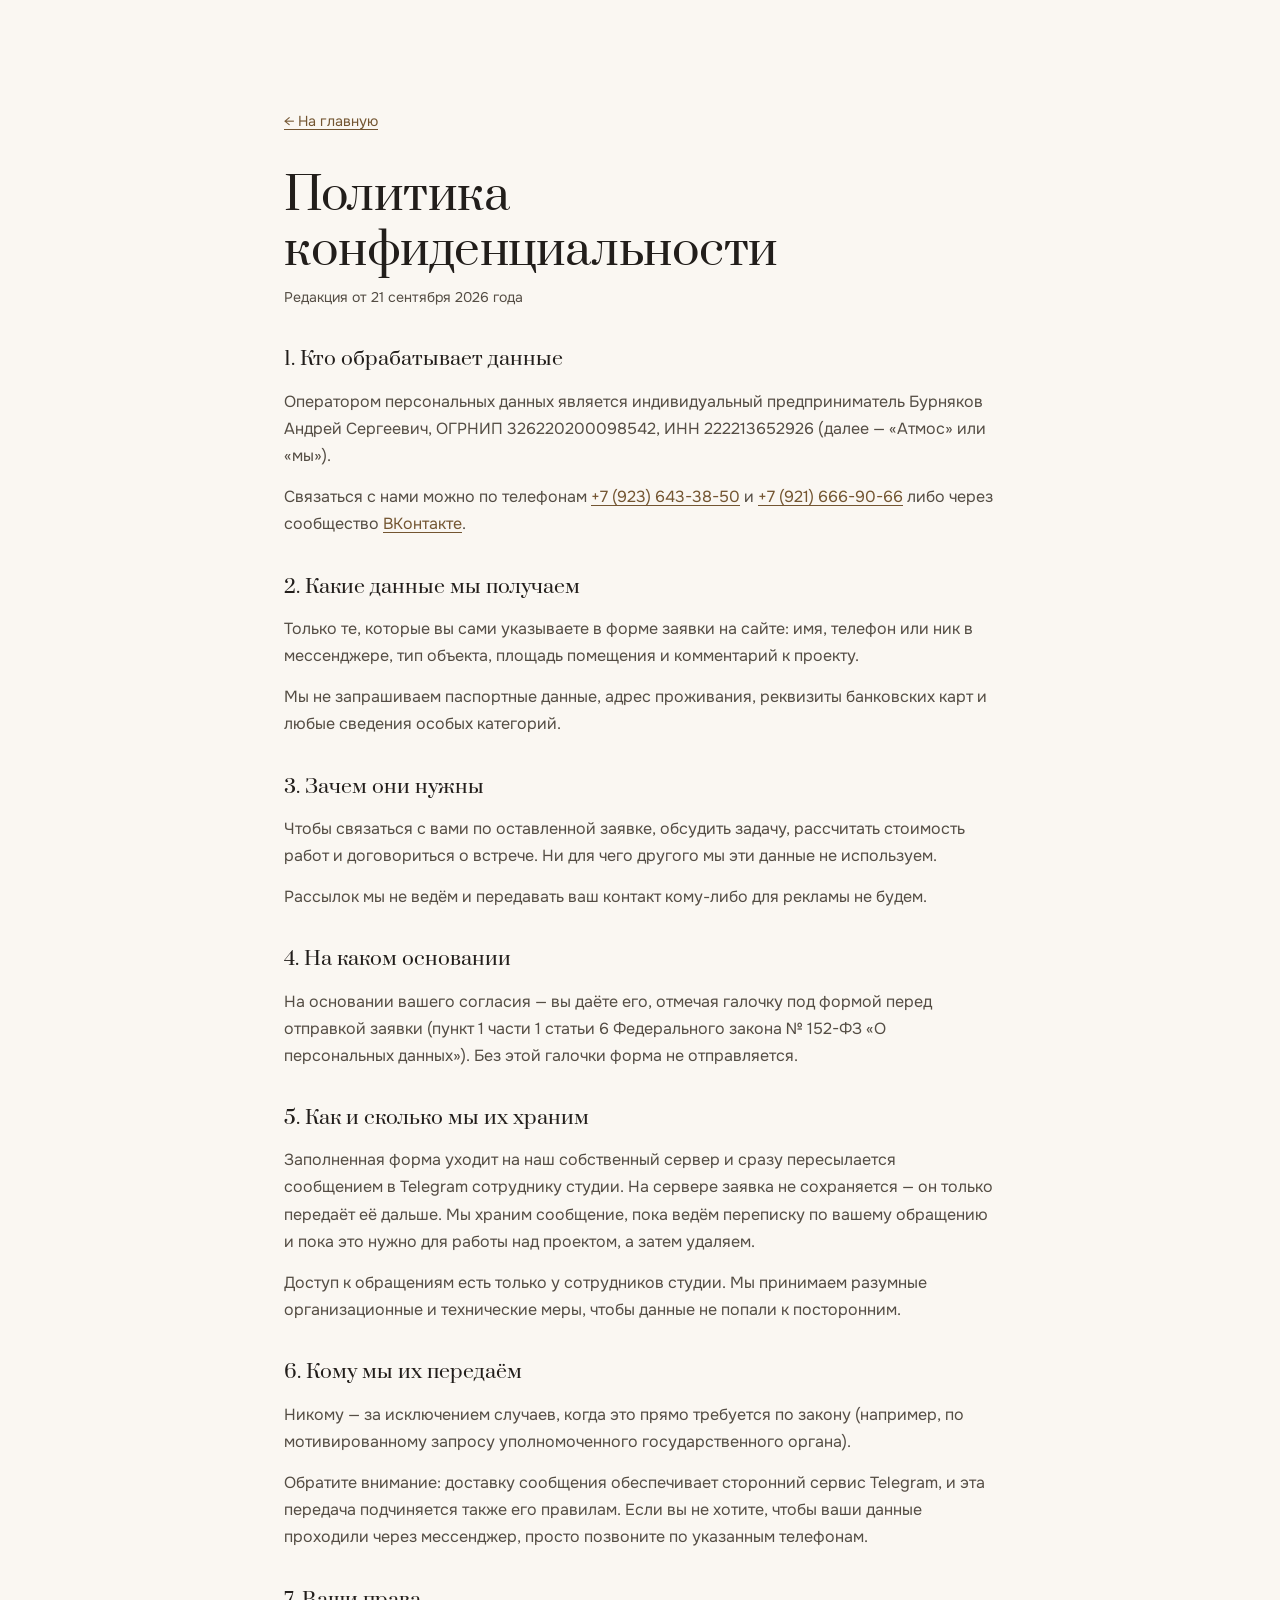
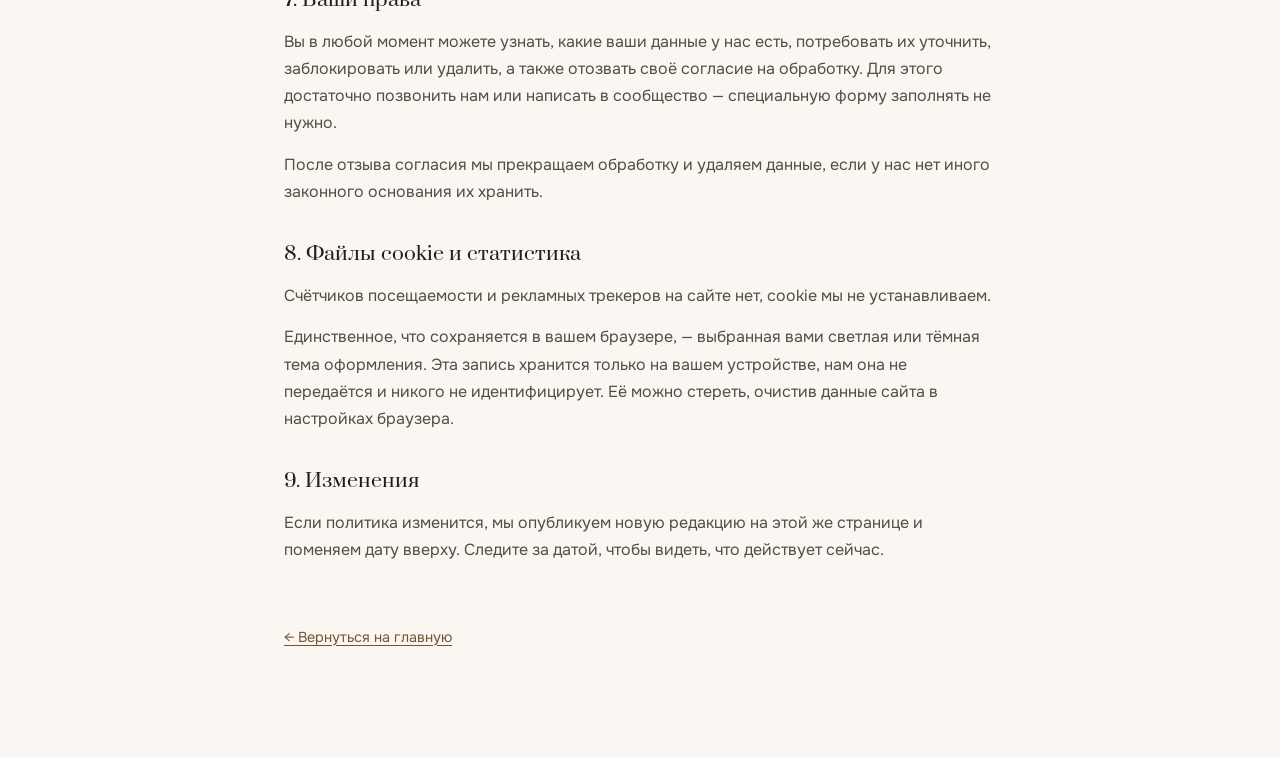
<file: privacy.html>
<!DOCTYPE html>
<html lang="ru">
<head>
  <meta charset="UTF-8">
  <meta name="viewport" content="width=device-width, initial-scale=1.0">
  <title>Политика конфиденциальности — АТМОС</title>
  <meta name="description" content="Политика обработки персональных данных студии дизайна интерьеров АТМОС.">
  <meta name="theme-color" content="#FAF7F2">
  <meta name="color-scheme" content="light dark">
  <meta name="robots" content="noindex">

  <link rel="icon" href="data:image/svg+xml,<svg xmlns='http://www.w3.org/2000/svg' viewBox='0 0 32 32'><rect width='32' height='32' rx='6' fill='%23B28F63'/><text x='16' y='22' font-family='serif' font-size='17' fill='%23FAF7F2' text-anchor='middle'>А</text></svg>">

  <link rel="preconnect" href="https://fonts.googleapis.com">
  <link rel="preconnect" href="https://fonts.gstatic.com" crossorigin>
  <link href="https://fonts.googleapis.com/css2?family=Onest:wght@300;400;500;600;700&family=Prata&display=swap" rel="stylesheet">
  <script>
    document.documentElement.className += " js";
    try {
      var t = localStorage.getItem('atmos-theme');
      if (t === 'dark') document.documentElement.setAttribute('data-theme', 'dark');
    } catch (e) {}
  </script>
  <link rel="stylesheet" href="styles.css">
</head>
<body>

<main class="section" id="main">
  <div class="shell legal-page">
    <a class="legal-back" href="/">← На главную</a>

    <h1 class="section-title">Политика конфиденциальности</h1>
    <p class="legal-date">Редакция от 21 сентября 2026 года</p>

    <h2 class="legal-h2">1. Кто обрабатывает данные</h2>
    <p>Оператором персональных данных является индивидуальный предприниматель Бурняков Андрей Сергеевич, ОГРНИП 326220200098542, ИНН 222213652926 (далее — «Атмос» или «мы»).</p>
    <p>Связаться с нами можно по телефонам <a href="tel:+79236433850">+7 (923) 643-38-50</a> и <a href="tel:+79216669066">+7 (921) 666-90-66</a> либо через сообщество <a href="https://vk.ru/atmos.barnaul" target="_blank" rel="noopener">ВКонтакте</a>.</p>

    <h2 class="legal-h2">2. Какие данные мы получаем</h2>
    <p>Только те, которые вы сами указываете в форме заявки на сайте: имя, телефон или ник в мессенджере, тип объекта, площадь помещения и комментарий к проекту.</p>
    <p>Мы не запрашиваем паспортные данные, адрес проживания, реквизиты банковских карт и любые сведения особых категорий.</p>

    <h2 class="legal-h2">3. Зачем они нужны</h2>
    <p>Чтобы связаться с вами по оставленной заявке, обсудить задачу, рассчитать стоимость работ и договориться о встрече. Ни для чего другого мы эти данные не используем.</p>
    <p>Рассылок мы не ведём и передавать ваш контакт кому-либо для рекламы не будем.</p>

    <h2 class="legal-h2">4. На каком основании</h2>
    <p>На основании вашего согласия — вы даёте его, отмечая галочку под формой перед отправкой заявки (пункт 1 части 1 статьи 6 Федерального закона № 152-ФЗ «О персональных данных»). Без этой галочки форма не отправляется.</p>

    <h2 class="legal-h2">5. Как и сколько мы их храним</h2>
    <p>Заполненная форма уходит на наш собственный сервер и сразу пересылается сообщением в Telegram сотруднику студии. На сервере заявка не сохраняется — он только передаёт её дальше. Мы храним сообщение, пока ведём переписку по вашему обращению и пока это нужно для работы над проектом, а затем удаляем.</p>
    <p>Доступ к обращениям есть только у сотрудников студии. Мы принимаем разумные организационные и технические меры, чтобы данные не попали к посторонним.</p>

    <h2 class="legal-h2">6. Кому мы их передаём</h2>
    <p>Никому — за исключением случаев, когда это прямо требуется по закону (например, по мотивированному запросу уполномоченного государственного органа).</p>
    <p>Обратите внимание: доставку сообщения обеспечивает сторонний сервис Telegram, и эта передача подчиняется также его правилам. Если вы не хотите, чтобы ваши данные проходили через мессенджер, просто позвоните по указанным телефонам.</p>

    <h2 class="legal-h2">7. Ваши права</h2>
    <p>Вы в любой момент можете узнать, какие ваши данные у нас есть, потребовать их уточнить, заблокировать или удалить, а также отозвать своё согласие на обработку. Для этого достаточно позвонить нам или написать в сообщество — специальную форму заполнять не нужно.</p>
    <p>После отзыва согласия мы прекращаем обработку и удаляем данные, если у нас нет иного законного основания их хранить.</p>

    <h2 class="legal-h2">8. Файлы cookie и статистика</h2>
    <p>Счётчиков посещаемости и рекламных трекеров на сайте нет, cookie мы не устанавливаем.</p>
    <p>Единственное, что сохраняется в вашем браузере, — выбранная вами светлая или тёмная тема оформления. Эта запись хранится только на вашем устройстве, нам она не передаётся и никого не идентифицирует. Её можно стереть, очистив данные сайта в настройках браузера.</p>

    <h2 class="legal-h2">9. Изменения</h2>
    <p>Если политика изменится, мы опубликуем новую редакцию на этой же странице и поменяем дату вверху. Следите за датой, чтобы видеть, что действует сейчас.</p>

    <a class="legal-back legal-back--bottom" href="/">← Вернуться на главную</a>
  </div>
</main>

</body>
</html>
</file>
<file: styles.css>
:root {
  color-scheme: light;
  --cream: #FAF7F2;
  --sand: #EFE4D2;
  --sand-dark: #E1D3BB;
  --white: #FFFFFF;
  --ink: #221E1B;
  --ink-light: #544D44;
  --muted: #62594E;
  --border: #DFD2BC;
  --border-light: #EBE1D2;
  --wood-accent: #B28F63;
  --wood-dark: #7C5C35;
  --wood-text: #735531;
  --wood-light: #D4B995;
  --wood-deep: #3A2B1C;
  --on-deep-title: #F7F1E6;
  --on-deep-text: #CBBBA3;
  --on-deep-accent: #D6B486;
  --shadow-sm: 0 4px 14px rgba(34, 30, 27, 0.04);
  --shadow-md: 0 16px 36px rgba(34, 30, 27, 0.08);
  --shadow-lg: 0 28px 70px rgba(34, 30, 27, 0.14);
  --radius-sm: 6px;
  --radius-md: 14px;
  --radius-lg: 24px;
  --font-serif: 'Prata', Georgia, serif;
  --font-sans: 'Onest', -apple-system, BlinkMacSystemFont, 'Segoe UI', Roboto, sans-serif;
  --header-height: 76px;
  --ease-out-expo: cubic-bezier(0.16, 1, 0.3, 1);
  --ease-smooth: cubic-bezier(0.25, 1, 0.5, 1);
  --transition: all 0.32s var(--ease-smooth);
}

*, *::before, *::after {
  box-sizing: border-box;
  margin: 0;
  padding: 0;
}

html {
  font-size: 16px;
  scroll-behavior: smooth;
  scroll-padding-top: calc(var(--header-height) + 16px);
  -webkit-text-size-adjust: 100%;
}

body {
  font-family: var(--font-sans);
  font-weight: 400;
  line-height: 1.6;
  color: var(--ink);
  background-color: var(--cream);
  -webkit-font-smoothing: antialiased;
  -moz-osx-font-smoothing: grayscale;
  min-width: 320px;
  opacity: 1;
  transition: opacity 0.4s ease;
}

body.is-locked {
  overflow: hidden;
}

html.js body.is-preloading {
  overflow: hidden;
}

.preloader {
  display: none;
}

html.js .preloader {
  position: fixed;
  inset: 0;
  z-index: 99999;
  background-color: var(--cream);
  display: flex;
  align-items: center;
  justify-content: center;
  transition: opacity 0.85s var(--ease-out-expo), visibility 0.85s ease;
}

.preloader::after {
  content: "";
  position: absolute;
  inset: 0;
  background-image: repeating-linear-gradient(90deg, rgba(140, 107, 69, 0.045) 0 1px, transparent 1px 8px);
  pointer-events: none;
}

.preloader.is-hidden {
  opacity: 0;
  visibility: hidden;
  pointer-events: none;
}

.preloader__inner {
  position: relative;
  z-index: 1;
  display: flex;
  flex-direction: column;
  align-items: center;
  gap: 18px;
  animation: preloaderIn 1s var(--ease-out-expo) both;
}

.preloader.is-hidden .preloader__inner {
  animation: preloaderOut 0.5s var(--ease-out-expo) both;
}

.brand-logo {
  display: block;
  width: 168px;
  height: 74px;
  background-image: url('images/logo.png');
  background-image: image-set(url('images/logo.webp') type('image/webp'), url('images/logo.png') type('image/png'));
  background-size: contain;
  background-position: left center;
  background-repeat: no-repeat;
}

.brand-logo--lg {
  width: 232px;
  height: 102px;
  background-position: center;
}

[data-theme="dark"] .brand-logo {
  background-image: url('images/logo-dark.png');
  background-image: image-set(url('images/logo-dark.webp') type('image/webp'), url('images/logo-dark.png') type('image/png'));
}

.preloader__bar {
  width: 180px;
  height: 2px;
  background-color: var(--sand-dark);
  border-radius: 999px;
  overflow: hidden;
  position: relative;
}

.preloader__progress {
  position: absolute;
  inset: 0;
  background: linear-gradient(90deg, var(--wood-light), var(--wood-dark));
  transform: scaleX(0);
  transform-origin: left;
}

.preloader__percent {
  font-size: 0.72rem;
  letter-spacing: 0.16em;
  color: var(--muted);
  font-variant-numeric: tabular-nums;
}

@keyframes preloaderIn {
  from { opacity: 0; transform: translateY(16px); }
  to { opacity: 1; transform: none; }
}

@keyframes preloaderOut {
  to { opacity: 0; transform: translateY(-14px); }
}

@keyframes preloaderSpin {
  from { transform: rotate(0deg); }
  to { transform: rotate(360deg); }
}

img, svg {
  display: block;
  max-width: 100%;
  height: auto;
}

a {
  color: inherit;
  text-decoration: none;
  transition: color 0.25s var(--ease-smooth);
}

button, input, select, textarea {
  font: inherit;
  color: inherit;
  border: none;
  background: none;
}

ul, ol {
  list-style: none;
}

::selection {
  background-color: var(--wood-light);
  color: var(--ink);
}

:focus-visible {
  outline: 2px solid var(--wood-dark);
  outline-offset: 3px;
  border-radius: var(--radius-sm);
}

.skip-link {
  position: absolute;
  top: -100px;
  left: 16px;
  z-index: 9999;
  background: var(--ink);
  color: var(--cream);
  padding: 12px 20px;
  border-radius: var(--radius-sm);
  font-weight: 500;
  transition: top 0.3s ease;
}

.skip-link:focus {
  top: 16px;
}

.shell {
  width: 100%;
  max-width: 1240px;
  margin: 0 auto;
  padding: 0 24px;
}

.section {
  padding: 108px 0;
  position: relative;
}

.section--tint {
  background-color: var(--sand);
  background-image: url('images/wood-texture.jpg');
  background-image: image-set(url('images/wood-texture.webp') type('image/webp'), url('images/wood-texture.jpg') type('image/jpeg'));
  background-size: 480px auto;
  background-repeat: repeat;
}

.section--dark {
  background-color: var(--wood-deep);
  background-image: url('images/wood-texture-dark.jpg');
  background-image: image-set(url('images/wood-texture-dark.webp') type('image/webp'), url('images/wood-texture-dark.jpg') type('image/jpeg'));
  background-size: 480px auto;
  background-repeat: repeat;
  position: relative;
  overflow: hidden;
}

.section--dark > .shell {
  position: relative;
  z-index: 1;
}

.section--dark .section-title {
  color: var(--on-deep-title);
}

.section--dark .section-lead,
.section--dark .contacts-lead {
  color: var(--on-deep-text);
}

.section--dark .section-eyebrow {
  color: var(--on-deep-accent);
}

.section--dark .section-eyebrow::before {
  background-color: var(--on-deep-accent);
}

.footer__legal {
  display: flex;
  flex-wrap: wrap;
  gap: 6px 28px;
  padding-top: 28px;
  font-size: 0.82rem;
  color: var(--muted);
}

[data-theme="dark"] {
  color-scheme: dark;
  --cream: #160F0B;
  --sand: #201711;
  --sand-dark: #2B2018;
  --white: #261C16;
  --ink: #F2EBE2;
  --ink-light: #C9BCAC;
  --muted: #A99A87;
  --border: #433126;
  --border-light: #3C2C22;
  --wood-accent: #C9A46E;
  --wood-dark: #B58F58;
  --wood-text: #DFBE8E;
  --wood-light: #E7D2AA;
  --wood-deep: #100A07;
  --on-deep-title: #F6F0E7;
  --on-deep-text: #CBBDAB;
  --on-deep-accent: #DAB882;
  --shadow-sm: 0 4px 14px rgba(12, 7, 3, 0.4);
  --shadow-md: 0 16px 36px rgba(12, 7, 3, 0.5);
  --shadow-lg: 0 28px 70px rgba(12, 7, 3, 0.65);
}

[data-theme="dark"] .section--tint,
[data-theme="dark"] .section--dark,
[data-theme="dark"] .footer {
  background-image: none;
}

[data-theme="dark"] .header {
  background-color: #201711;
  background-image: none;
  border-bottom-color: #433126;
  box-shadow: inset 0 -3px 0 rgba(201, 164, 110, 0.28);
}

[data-theme="dark"] .header.is-stuck {
  background-color: #1A120D;
  box-shadow: inset 0 -3px 0 rgba(201, 164, 110, 0.34), 0 6px 18px rgba(12, 7, 3, 0.55);
}

[data-theme="dark"] .btn--primary {
  color: #160F0B;
}

[data-theme="dark"] .btn--primary:hover {
  background-color: #C29A5E;
}

[data-theme="dark"] .btn--secondary {
  background-color: transparent;
  color: var(--wood-text);
}

[data-theme="dark"] .wood-strip {
  opacity: 0.5;
}

[data-theme="dark"] .preloader::after {
  background-image: none;
}

[data-theme="dark"] .field-input.is-error {
  background-color: #3A211A;
}

.theme-btn {
  display: inline-flex;
  align-items: center;
  justify-content: center;
  gap: 8px;
  width: 38px;
  height: 38px;
  flex-shrink: 0;
  border-radius: 999px;
  border: 1px solid var(--border);
  background-color: var(--white);
  color: var(--ink);
  cursor: pointer;
  transition: background-color 0.25s ease, border-color 0.25s ease, color 0.25s ease, transform 0.25s var(--ease-out-expo);
}

.theme-btn:hover {
  border-color: var(--wood-accent);
  color: var(--wood-dark);
  transform: translateY(-2px);
}

.theme-btn__ico--moon { display: none; }
[data-theme="dark"] .theme-btn__ico--sun { display: none; }
[data-theme="dark"] .theme-btn__ico--moon { display: inline-block; }

.theme-btn--wide {
  width: 100%;
  height: 46px;
  border-radius: var(--radius-sm);
  font-size: 0.92rem;
  font-weight: 500;
}

.theme-btn__label { white-space: nowrap; }

.section--dark {
  --ctl: 0px;
  --ctr: 0px;
  --cbl: 0px;
  --cbr: 0px;
  clip-path: polygon(0 var(--ctl), 100% var(--ctr), 100% calc(100% - var(--cbr)), 0 calc(100% - var(--cbl)));
  margin-top: -64px;
  padding-top: 172px;
}

#process {
  margin-bottom: -64px;
  padding-bottom: 172px;
}

.wood-strip {
  height: 6px;
  width: 100%;
  background-image: repeating-linear-gradient(90deg, rgba(255, 255, 255, 0.16) 0 2px, transparent 2px 6px),
                    linear-gradient(90deg, #c7a77b 0%, #deb887 25%, #be9b6d 50%, #d8b482 75%, #c7a77b 100%);
  opacity: 0.85;
}

.section-head {
  margin-bottom: 48px;
}

.section-eyebrow {
  display: inline-block;
  font-size: 0.75rem;
  font-weight: 600;
  letter-spacing: 0.18em;
  text-transform: uppercase;
  color: var(--wood-text);
  margin-bottom: 12px;
  position: relative;
  padding-left: 28px;
}

.section-eyebrow::before {
  content: '';
  position: absolute;
  left: 0;
  top: 50%;
  transform: translateY(-50%);
  width: 18px;
  height: 1.5px;
  background-color: var(--wood-accent);
}

.section-title {
  font-family: var(--font-serif);
  font-size: clamp(2rem, 3.6vw, 2.85rem);
  font-weight: 400;
  line-height: 1.2;
  color: var(--ink);
  margin-bottom: 16px;
  letter-spacing: -0.01em;
}

.section-lead {
  font-size: 1.05rem;
  color: var(--ink-light);
  max-width: 680px;
  line-height: 1.68;
}

.btn {
  display: inline-flex;
  align-items: center;
  justify-content: center;
  padding: 15px 30px;
  border-radius: var(--radius-sm);
  font-weight: 500;
  font-size: 0.95rem;
  cursor: pointer;
  transition: transform 0.35s var(--ease-out-expo), background-color 0.25s ease, border-color 0.25s ease;
  text-align: center;
  border: 1px solid transparent;
  position: relative;
  overflow: hidden;
}

.btn::after {
  content: '';
  position: absolute;
  inset: 0;
  background: linear-gradient(180deg, rgba(255,255,255,0.08) 0%, transparent 100%);
  opacity: 0;
  transition: opacity 0.3s ease;
}

.btn:hover::after {
  opacity: 1;
}

.btn--primary {
  background-color: var(--wood-dark);
  color: var(--white);
}

.btn--primary:hover {
  background-color: #654A2A;
  transform: translateY(-3px);
  box-shadow: 0 10px 24px rgba(34, 30, 27, 0.18);
}

.btn--primary:active {
  transform: translateY(-1px);
}

.btn--secondary {
  background-color: var(--white);
  color: var(--wood-dark);
  border-color: var(--wood-accent);
}

.btn--secondary:hover {
  background-color: var(--wood-accent);
  color: var(--white);
  border-color: var(--wood-accent);
  transform: translateY(-3px);
  box-shadow: 0 10px 24px rgba(34, 30, 27, 0.12);
}

.btn--secondary:active {
  transform: translateY(-1px);
}

.btn--block {
  width: 100%;
}

.header {
  position: sticky;
  top: 0;
  left: 0;
  width: 100%;
  z-index: 1000;
  background-color: #EEE3D1;
  background-image: url('images/wood-texture.jpg');
  background-image: image-set(url('images/wood-texture.webp') type('image/webp'), url('images/wood-texture.jpg') type('image/jpeg'));
  background-size: 480px auto;
  background-repeat: repeat;
  border-bottom: 1px solid rgba(140, 107, 69, 0.22);
  box-shadow: inset 0 -3px 0 rgba(178, 143, 99, 0.35);
  transition: background-color 0.35s ease, box-shadow 0.35s ease;
  will-change: transform;
  height: var(--header-height);
}

.header.is-stuck {
  background-color: #E9DCC7;
  box-shadow: inset 0 -3px 0 rgba(178, 143, 99, 0.45), 0 6px 18px rgba(140, 107, 69, 0.1);
}

.header__inner {
  display: flex;
  align-items: center;
  justify-content: space-between;
  height: 100%;
  gap: 16px;
}

.logo {
  display: inline-flex;
  align-items: center;
  gap: 10px;
  flex-shrink: 0;
  transition: transform 0.25s ease;
}

.logo:hover {
  transform: scale(1.02);
}

.logo__slot {
  width: 32px;
  height: 32px;
  display: inline-flex;
  align-items: center;
  justify-content: center;
  color: var(--wood-accent);
  border-radius: var(--radius-sm);
  flex-shrink: 0;
  transition: transform 0.3s ease;
}

.logo:hover .logo__slot {
  transform: rotate(5deg);
}

.brand-head {
  display: block;
  width: 146px;
  height: 47px;
  background-image: url('images/logo-head.png');
  background-image: image-set(url('images/logo-head.webp') type('image/webp'), url('images/logo-head.png') type('image/png'));
  background-size: contain;
  background-position: left center;
  background-repeat: no-repeat;
  flex-shrink: 0;
}

[data-theme="dark"] .brand-head {
  background-image: url('images/logo-head-dark.png');
  background-image: image-set(url('images/logo-head-dark.webp') type('image/webp'), url('images/logo-head-dark.png') type('image/png'));
}

.brand-mark {
  display: block;
  width: 180px;
  height: 37px;
  background-image: url('images/logo-mark.png');
  background-image: image-set(url('images/logo-mark.webp') type('image/webp'), url('images/logo-mark.png') type('image/png'));
  background-size: contain;
  background-position: left center;
  background-repeat: no-repeat;
  flex-shrink: 0;
}

[data-theme="dark"] .brand-mark {
  background-image: url('images/logo-mark-dark.png');
  background-image: image-set(url('images/logo-mark-dark.webp') type('image/webp'), url('images/logo-mark-dark.png') type('image/png'));
}

.logo__name {
  font-family: var(--font-serif);
  font-size: 1.35rem;
  letter-spacing: 0.12em;
  font-weight: 400;
  color: var(--ink);
}

.logo__name--lg {
  font-size: 1.8rem;
}

.nav {
  display: flex;
  align-items: center;
  gap: 32px;
}

.nav__link {
  font-size: 0.95rem;
  font-weight: 500;
  color: var(--ink-light);
  position: relative;
  padding: 6px 0;
  transition: color 0.25s ease;
}

.nav__link::after {
  content: '';
  position: absolute;
  bottom: 0;
  left: 0;
  width: 100%;
  height: 1.5px;
  background-color: var(--wood-accent);
  transform: scaleX(0);
  transform-origin: left;
  transition: transform 0.35s var(--ease-out-expo);
}

.nav__link:hover {
  color: var(--ink);
}

.nav__link:hover::after {
  transform: scaleX(1);
}

.header__actions {
  display: flex;
  align-items: center;
  gap: 14px;
  flex-shrink: 0;
}

.phone-link {
  font-size: 0.95rem;
  font-weight: 500;
  color: var(--ink);
  white-space: nowrap;
  transition: color 0.25s ease, transform 0.25s ease;
}

.phone-link:hover {
  color: var(--wood-dark);
  transform: translateY(-1px);
}

.messenger-group {
  display: flex;
  align-items: center;
  gap: 8px;
}

.msg-btn {
  display: inline-flex;
  align-items: center;
  justify-content: center;
  width: 34px;
  height: 34px;
  border-radius: var(--radius-sm);
  background-color: var(--sand);
  border: 1px solid var(--border);
  color: var(--ink);
  font-size: 0.72rem;
  font-weight: 700;
  letter-spacing: 0.04em;
  transition: transform 0.3s var(--ease-out-expo), background-color 0.25s ease, color 0.25s ease, border-color 0.25s ease;
  flex-shrink: 0;
}

.msg-btn--soon {
  display: none;
}

.msg-btn:hover {
  background-color: var(--wood-accent);
  border-color: var(--wood-accent);
  color: var(--white);
  transform: translateY(-2px);
  box-shadow: 0 6px 14px rgba(178, 143, 99, 0.3);
}

.msg-btn:active {
  transform: translateY(0);
}

.burger-btn {
  display: none;
  width: 38px;
  height: 38px;
  flex-direction: column;
  justify-content: center;
  align-items: center;
  gap: 5px;
  cursor: pointer;
  padding: 6px;
  border-radius: var(--radius-sm);
  background-color: var(--sand);
  border: 1px solid var(--border);
  transition: background-color 0.25s ease, transform 0.25s ease;
}

.burger-btn span {
  display: block;
  width: 20px;
  height: 2px;
  background-color: var(--ink);
  transition: transform 0.3s var(--ease-out-expo), opacity 0.2s ease;
}

.burger-btn:hover {
  background-color: var(--sand-dark);
  transform: scale(1.04);
}

.drawer {
  position: fixed;
  inset: 0;
  z-index: 2000;
  visibility: hidden;
  transition: visibility 0.4s ease;
}

.drawer.is-open {
  visibility: visible;
}

.drawer__backdrop {
  position: absolute;
  inset: 0;
  background-color: rgba(34, 30, 27, 0.45);
  backdrop-filter: blur(4px);
  opacity: 0;
  transition: opacity 0.4s ease;
}

.drawer.is-open .drawer__backdrop {
  opacity: 1;
}

.drawer__panel {
  position: absolute;
  top: 0;
  right: 0;
  bottom: 0;
  width: 85%;
  max-width: 340px;
  background-color: var(--cream);
  display: flex;
  flex-direction: column;
  padding: 24px;
  transform: translateX(100%);
  transition: transform 0.4s var(--ease-out-expo);
  box-shadow: var(--shadow-lg);
  overflow-y: auto;
}

.drawer.is-open .drawer__panel {
  transform: translateX(0);
}

.drawer__head {
  display: flex;
  align-items: center;
  justify-content: space-between;
  padding-bottom: 20px;
  border-bottom: 1px solid var(--border);
}

.drawer__close {
  font-size: 1.75rem;
  line-height: 1;
  width: 36px;
  height: 36px;
  display: flex;
  align-items: center;
  justify-content: center;
  cursor: pointer;
  color: var(--ink);
  border-radius: var(--radius-sm);
  transition: background-color 0.25s ease, transform 0.25s ease;
}

.drawer__close:hover {
  background-color: var(--sand);
  transform: rotate(90deg);
}

.drawer__nav {
  display: flex;
  flex-direction: column;
  gap: 18px;
  padding: 28px 0;
}

.drawer__link {
  font-size: 1.15rem;
  font-weight: 500;
  color: var(--ink);
  transition: color 0.25s ease, transform 0.25s ease;
}

.drawer__link:hover {
  color: var(--wood-dark);
  transform: translateX(6px);
}

.drawer__foot {
  margin-top: auto;
  padding-top: 24px;
  border-top: 1px solid var(--border);
  display: flex;
  flex-direction: column;
  gap: 16px;
}

.drawer__phone {
  font-size: 1.1rem;
  font-weight: 600;
  color: var(--ink);
}

.hero-section {
  position: relative;
  isolation: isolate;
  padding-top: calc(var(--header-height) + 74px);
  padding-bottom: 104px;
  --photo: image-set(url('images/project-06-seaside-living.jpg') 1x, url('images/2x/project-06-seaside-living.webp') 2x);
  --veil: linear-gradient(100deg, rgba(14, 11, 8, 0.95) 0%, rgba(14, 11, 8, 0.9) 40%, rgba(14, 11, 8, 0.52) 70%, rgba(14, 11, 8, 0.32) 100%);
}

.section--photo {
  position: relative;
  isolation: isolate;
}

.hero-section::before,
.hero-section::after,
.section--photo::before,
.section--photo::after {
  content: '';
  position: absolute;
  inset: 0;
  z-index: -1;
  pointer-events: none;
}

.hero-section::before,
.section--photo::before {
  background-image: var(--photo);
  background-size: cover;
  background-position: center;
}

.hero-section::after,
.section--photo::after {
  background: var(--veil);
}

#process {
  background-image: none;
  --photo: image-set(url('images/project-02-restaurant.jpg') 1x, url('images/2x/project-02-restaurant.webp') 2x);
  --veil: linear-gradient(180deg, rgba(16, 12, 8, 0.9) 0%, rgba(16, 12, 8, 0.84) 45%, rgba(16, 12, 8, 0.9) 100%);
}

#contacts {
  background-image: none;
  --photo: image-set(url('images/project-04-ceramics.jpg') 1x, url('images/2x/project-04-ceramics.webp') 2x);
  --veil: linear-gradient(180deg, rgba(16, 12, 8, 0.9) 0%, rgba(16, 12, 8, 0.85) 50%, rgba(16, 12, 8, 0.92) 100%);
}

.hero-section .hero-media { display: none; }

.hero-section .hero-title { color: #F7F2E9; }
.hero-section .hero-subtitle { color: #D5CCBE; }
.hero-section .figures-val { color: #F7F2E9; }
.hero-section .figures-label { color: #C0B7A9; }
.hero-section .figures-grid { border-top-color: rgba(255, 255, 255, 0.18); }

.hero-section .btn--secondary {
  background-color: transparent;
  color: #F7F2E9;
  border-color: rgba(247, 242, 233, 0.55);
}

.hero-section .btn--secondary:hover {
  background-color: rgba(247, 242, 233, 0.14);
  color: #FFFFFF;
  border-color: #F7F2E9;
}

.hero-grid {
  display: grid;
  grid-template-columns: minmax(0, 680px);
  gap: 48px;
  align-items: center;
  margin-bottom: 64px;
}

.hero-title {
  font-family: var(--font-serif);
  font-size: clamp(2.2rem, 4.2vw, 3.4rem);
  line-height: 1.15;
  font-weight: 400;
  color: var(--ink);
  margin-bottom: 20px;
  letter-spacing: -0.01em;
}

.hero-subtitle {
  font-size: 1.12rem;
  line-height: 1.68;
  color: var(--ink-light);
  margin-bottom: 32px;
  max-width: 580px;
}

.hero-actions {
  display: flex;
  flex-wrap: wrap;
  gap: 16px;
  margin-bottom: 40px;
}

.figures-grid {
  display: grid;
  grid-template-columns: repeat(3, 1fr);
  gap: 20px;
  padding-top: 28px;
  border-top: 1px solid var(--border);
}

.figures-item {
  display: flex;
  flex-direction: column;
  gap: 4px;
  transition: transform 0.3s ease;
}

.figures-item:hover {
  transform: translateY(-2px);
}

.figures-val {
  font-family: var(--font-serif);
  font-size: 1.85rem;
  font-weight: 400;
  color: var(--ink);
  line-height: 1;
}

.figures-label {
  font-size: 0.85rem;
  color: var(--muted);
  line-height: 1.35;
}

.hero-media {
  position: relative;
}

.hero-figure {
  border-radius: var(--radius-md);
  overflow: hidden;
  box-shadow: var(--shadow-md);
  background-color: var(--sand);
  transition: transform 0.6s var(--ease-out-expo);
}

.hero-figure:hover {
  transform: translateY(-4px);
  box-shadow: var(--shadow-lg);
}

.hero-figure img {
  width: 100%;
  aspect-ratio: 1271 / 841;
  object-fit: cover;
  transition: transform 0.8s var(--ease-out-expo);
}

.hero-figure:hover img {
  transform: scale(1.03);
}

.hero-figure__caption {
  padding: 14px 18px;
  background-color: var(--white);
  border-top: 1px solid var(--border-light);
  display: flex;
  justify-content: space-between;
  align-items: center;
  font-size: 0.88rem;
}

.hero-figure__title {
  font-weight: 500;
  color: var(--ink);
}

.hero-figure__meta {
  color: var(--muted);
}

.cards-grid {
  display: grid;
  gap: 24px;
}

.cards-grid--3 {
  grid-template-columns: repeat(3, 1fr);
}

.card {
  background-color: var(--white);
  border: 1px solid var(--border-light);
  border-radius: var(--radius-md);
  padding: 32px 28px;
  display: flex;
  flex-direction: column;
  transition: transform 0.4s var(--ease-out-expo), border-color 0.3s ease;
  position: relative;
}

.card:hover {
  transform: translateY(-6px);
  border-color: var(--wood-light);
  box-shadow: var(--shadow-md);
}

.card--accent {
  background-color: var(--sand);
  border-color: var(--border);
}

.card__tier {
  align-self: flex-start;
  display: inline-flex;
  align-items: center;
  margin-bottom: 18px;
  padding: 5px 13px;
  border: 1px solid var(--border);
  border-radius: 999px;
  font-size: 0.71rem;
  letter-spacing: 0.1em;
  text-transform: uppercase;
  color: var(--muted);
  white-space: nowrap;
}

.card__tier--min {
  color: var(--wood-text);
  border-color: var(--wood-light);
}

.card__tier--full {
  color: var(--cream);
  background-color: var(--wood-dark);
  border-color: var(--wood-dark);
}

.card__title {
  font-family: var(--font-serif);
  font-size: 1.3rem;
  font-weight: 400;
  line-height: 1.3;
  color: var(--ink);
  margin-bottom: 12px;
  min-height: 2.6em;
}

.card__meta {
  display: flex;
  align-items: baseline;
  flex-wrap: wrap;
  gap: 4px 14px;
  margin-bottom: 18px;
  padding-bottom: 16px;
  border-bottom: 1px solid var(--border-light);
}

.card--accent .card__meta {
  border-bottom-color: rgba(34, 30, 27, 0.4);
}

[data-theme="dark"] .card--accent .card__meta {
  border-bottom-color: var(--border);
}

.card__price {
  font-family: var(--font-serif);
  font-size: 1.4rem;
  line-height: 1.1;
  color: var(--wood-text);
}

.card__term {
  font-size: 0.84rem;
  color: var(--muted);
}

.card__desc {
  font-size: 0.94rem;
  color: var(--ink-light);
  line-height: 1.6;
  margin-bottom: 24px;
  flex-grow: 1;
}

.cards-grid--svc > :nth-child(1) {
  order: 1;
}

.cards-grid--svc > :nth-child(2) {
  order: 2;
}

.cards-grid--svc > :nth-child(4) {
  order: 3;
}

.cards-grid--svc > :nth-child(3) {
  order: 4;
}

.cards-grid--svc > :nth-child(5) {
  order: 5;
}

.card.is-open {
  border-color: var(--wood-accent);
  box-shadow: var(--shadow-sm);
}

.cards-grid--svc .card:not(.card--expandable)::after {
  content: '';
  display: block;
  height: 62px;
}

.svc-toggle {
  margin-top: 16px;
  width: 100%;
  display: flex;
  align-items: center;
  justify-content: space-between;
  gap: 12px;
  padding: 11px 18px;
  border: 1px solid var(--border);
  border-radius: 999px;
  background-color: transparent;
  color: var(--wood-text);
  font-size: 0.85rem;
  letter-spacing: 0.01em;
  cursor: pointer;
  transition: background-color 0.25s ease, border-color 0.25s ease, color 0.25s ease;
}

.svc-toggle:hover {
  border-color: var(--wood-accent);
  background-color: rgba(178, 143, 99, 0.1);
}

.card.is-open .svc-toggle {
  border-color: var(--wood-accent);
  background-color: rgba(178, 143, 99, 0.14);
}

.svc-toggle__side {
  display: flex;
  align-items: center;
  gap: 11px;
  flex-shrink: 0;
}

.svc-toggle__count {
  color: var(--muted);
  font-size: 0.79rem;
  white-space: nowrap;
}

.svc-toggle__arrow {
  display: flex;
  align-items: center;
  justify-content: center;
  width: 22px;
  height: 22px;
  flex-shrink: 0;
  border-radius: 50%;
  border: 1px solid var(--border);
  transition: transform 0.4s var(--ease-out-expo), border-color 0.25s ease, background-color 0.25s ease;
}

.svc-toggle:hover .svc-toggle__arrow,
.card.is-open .svc-toggle__arrow {
  border-color: var(--wood-accent);
}

.svc-toggle[aria-expanded="true"] .svc-toggle__arrow {
  transform: rotate(180deg);
}

.svc-panel {
  display: none;
  grid-column: 1 / -1;
  height: 0;
  overflow: hidden;
  transition: height 0.45s var(--ease-out-expo);
}

.svc-panel.is-mounted {
  display: block;
}

.svc-panel__inner {
  background-color: var(--white);
  border: 1px solid var(--wood-accent);
  border-radius: var(--radius-md);
  padding: 26px 28px 24px;
  box-shadow: var(--shadow-sm);
}

.svc-panel__head {
  display: flex;
  align-items: center;
  flex-wrap: wrap;
  gap: 8px 14px;
  margin-bottom: 14px;
  padding-bottom: 14px;
  border-bottom: 1px solid var(--border-light);
}

.svc-panel__head .card__tier {
  margin-bottom: 0;
  align-self: center;
}

.svc-panel__title {
  font-family: var(--font-serif);
  font-size: 1.18rem;
  line-height: 1.3;
  color: var(--ink);
}

.svc-list {
  display: grid;
  grid-template-columns: repeat(auto-fit, minmax(300px, 1fr));
  column-gap: 36px;
}

.svc-list__item {
  position: relative;
  padding: 11px 0 11px 18px;
  color: var(--ink-light);
  font-size: 0.93rem;
  line-height: 1.5;
  border-bottom: 1px solid var(--border-light);
}

.svc-list__item::before {
  content: '';
  position: absolute;
  left: 1px;
  top: 20px;
  width: 5px;
  height: 5px;
  border-radius: 50%;
  background-color: var(--wood-accent);
}

html.anim-on .svc-list__item {
  opacity: 0;
  transform: translateY(8px);
  transition: opacity 0.4s ease, transform 0.4s var(--ease-out-expo);
}

html.anim-on .svc-panel.is-open .svc-list__item {
  opacity: 1;
  transform: none;
}

html:not(.js) .svc-toggle {
  display: none;
}

html:not(.js) .svc-panel {
  display: block;
  height: auto;
}

.services-note {
  margin-top: 28px;
  max-width: 780px;
  font-size: 0.92rem;
  line-height: 1.6;
  color: var(--muted);
}

.steps-list {
  display: flex;
  flex-direction: column;
  gap: 20px;
}

.step-item {
  display: grid;
  grid-template-columns: 70px 1fr 150px;
  gap: 24px;
  align-items: center;
  padding: 28px 32px;
  background-color: var(--white);
  border: 1px solid var(--border-light);
  border-radius: var(--radius-md);
  transition: transform 0.35s var(--ease-out-expo), border-color 0.3s ease;
}

.step-item:hover {
  border-color: var(--wood-light);
  box-shadow: var(--shadow-sm);
  transform: translateX(8px);
}

.step-item__num {
  font-family: var(--font-serif);
  font-size: 1.8rem;
  color: var(--wood-dark);
  transition: transform 0.3s ease;
}

.step-item:hover .step-item__num {
  transform: scale(1.08);
}

.step-item__title {
  font-family: var(--font-serif);
  font-size: 1.25rem;
  font-weight: 400;
  color: var(--ink);
  margin-bottom: 6px;
}

.step-item__desc {
  font-size: 0.94rem;
  color: var(--ink-light);
  line-height: 1.58;
}

.step-item__time {
  text-align: right;
  font-size: 0.92rem;
  font-weight: 500;
  color: var(--muted);
}

.portfolio-grid {
  display: grid;
  grid-template-columns: repeat(2, 1fr);
  gap: 28px;
}

.work-card {
  background-color: var(--white);
  border: 1px solid var(--border-light);
  border-radius: var(--radius-md);
  overflow: hidden;
  display: flex;
  flex-direction: column;
  transition: transform 0.45s var(--ease-out-expo), border-color 0.3s ease;
  cursor: pointer;
}

.work-card:hover {
  transform: translateY(-6px);
  box-shadow: var(--shadow-md);
  border-color: var(--wood-light);
}

.work-card--wide {
  grid-column: span 2;
}

.work-card__media {
  position: relative;
  overflow: hidden;
  background-color: var(--sand);
}

.work-card__media img {
  width: 100%;
  aspect-ratio: 16 / 10;
  object-fit: cover;
  transition: transform 0.7s var(--ease-out-expo);
}

.work-card:hover .work-card__media img {
  transform: scale(1.04);
}

.work-card--wide .work-card__media img {
  aspect-ratio: 21 / 10;
}

.work-card__media--slider {
  position: relative;
}

.slider-controls {
  position: absolute;
  bottom: 12px;
  right: 12px;
  display: flex;
  align-items: center;
  gap: 6px;
  background-color: rgba(34, 30, 27, 0.78);
  backdrop-filter: blur(10px);
  padding: 6px 12px;
  border-radius: var(--radius-sm);
  color: var(--white);
  z-index: 10;
  transition: background-color 0.25s ease;
}

.slider-arrow {
  color: var(--white);
  font-size: 1rem;
  cursor: pointer;
  padding: 2px 6px;
  border-radius: 4px;
  transition: background-color 0.2s ease, transform 0.2s ease;
}

.slider-arrow:hover {
  background-color: rgba(255, 255, 255, 0.25);
  transform: scale(1.1);
}

.slider-counter {
  font-size: 0.8rem;
  font-weight: 500;
  padding: 0 4px;
}

.gallery-thumbs {
  display: grid;
  grid-template-columns: repeat(4, 1fr);
  gap: 8px;
  padding: 12px 16px 4px;
  background-color: var(--sand);
}

.thumb-btn {
  border-radius: var(--radius-sm);
  overflow: hidden;
  border: 2px solid transparent;
  cursor: pointer;
  transition: border-color 0.25s ease, opacity 0.25s ease, transform 0.25s ease;
  padding: 0;
  background: none;
}

.thumb-btn img {
  width: 100%;
  aspect-ratio: 16 / 10;
  object-fit: cover;
  transition: transform 0.4s ease;
}

.thumb-btn.is-active {
  border-color: var(--wood-accent);
}

.thumb-btn:hover {
  opacity: 0.92;
  transform: translateY(-2px);
}

.work-card__caption {
  padding: 20px 24px;
  display: flex;
  justify-content: space-between;
  align-items: center;
  gap: 12px;
  border-top: 1px solid var(--border-light);
}

.work-card__title {
  font-family: var(--font-serif);
  font-size: 1.18rem;
  font-weight: 400;
  color: var(--ink);
}

.work-card__meta {
  font-size: 0.9rem;
  color: var(--muted);
  white-space: nowrap;
}

.about-layout {
  display: grid;
  grid-template-columns: 1.1fr 1fr;
  gap: 48px;
  align-items: start;
}

.about-paragraphs {
  display: flex;
  flex-direction: column;
  gap: 20px;
}

.about-text {
  font-size: 1.05rem;
  color: var(--ink-light);
  line-height: 1.7;
}

.about-text--slogan {
  font-family: var(--font-serif);
  font-size: 1.22rem;
  line-height: 1.4;
  color: var(--wood-text);
}

.principles-grid {
  display: grid;
  grid-template-columns: repeat(2, 1fr);
  gap: 20px;
}

.principle-card {
  background-color: var(--white);
  border: 1px solid var(--border-light);
  border-radius: var(--radius-md);
  padding: 24px;
  transition: transform 0.35s var(--ease-out-expo), border-color 0.3s ease;
}

.principle-card:hover {
  border-color: var(--wood-light);
  transform: translateY(-5px);
  box-shadow: var(--shadow-sm);
}

.principle-card__num {
  font-family: var(--font-serif);
  font-size: 1.15rem;
  color: var(--wood-dark);
  display: block;
  margin-bottom: 12px;
  transition: transform 0.25s ease;
}

.principle-card:hover .principle-card__num {
  transform: translateX(3px);
}

.principle-card__title {
  font-family: var(--font-serif);
  font-size: 1.15rem;
  font-weight: 400;
  color: var(--ink);
  margin-bottom: 8px;
}

.principle-card__desc {
  font-size: 0.9rem;
  color: var(--ink-light);
  line-height: 1.58;
}

.accordion {
  display: flex;
  flex-direction: column;
  gap: 14px;
  max-width: 860px;
  margin: 0 auto;
}

.acc-item {
  background-color: var(--white);
  border: 1px solid var(--border-light);
  border-radius: var(--radius-md);
  overflow: hidden;
  transition: border-color 0.3s ease;
}

.acc-item:hover {
  border-color: var(--wood-light);
}

.acc-item.is-open {
  border-color: var(--wood-accent);
  box-shadow: var(--shadow-sm);
}

.acc-item__head {
  margin: 0;
}

.acc-item__trigger {
  width: 100%;
  display: flex;
  justify-content: space-between;
  align-items: center;
  gap: 16px;
  padding: 22px 28px;
  text-align: left;
  cursor: pointer;
  background-color: transparent;
  transition: background-color 0.25s ease;
}

.acc-item__trigger:hover {
  background-color: rgba(243, 236, 225, 0.35);
}

.acc-item__q {
  font-family: var(--font-serif);
  font-size: 1.15rem;
  font-weight: 400;
  color: var(--ink);
  line-height: 1.35;
}

.acc-item__icon {
  width: 24px;
  height: 24px;
  position: relative;
  flex-shrink: 0;
}

.acc-item__icon::before,
.acc-item__icon::after {
  content: '';
  position: absolute;
  background-color: var(--ink);
  transition: transform 0.35s var(--ease-out-expo), opacity 0.25s ease;
}

.acc-item__icon::before {
  top: 11px;
  left: 3px;
  width: 18px;
  height: 2px;
}

.acc-item__icon::after {
  top: 3px;
  left: 11px;
  width: 2px;
  height: 18px;
}

.acc-item.is-open .acc-item__icon::after {
  transform: rotate(90deg);
  opacity: 0;
}

.acc-item.is-open .acc-item__icon::before {
  transform: rotate(180deg);
}

.acc-item__panel {
  height: 0;
  overflow: hidden;
  transition: height 0.4s var(--ease-out-expo);
}

.acc-item__body {
  padding: 0 28px 24px;
  color: var(--ink-light);
  font-size: 0.98rem;
  line-height: 1.65;
  border-top: 1px solid var(--border-light);
  padding-top: 16px;
}

.form-trap {
  position: absolute;
  left: -9999px;
  width: 1px;
  height: 1px;
  overflow: hidden;
}

.form-hint {
  margin-top: 12px;
  font-size: 0.81rem;
  line-height: 1.5;
  color: var(--muted);
  text-align: center;
}

.contacts-grid {
  display: grid;
  grid-template-columns: 1fr 1.1fr;
  gap: 48px;
  align-items: start;
}

.contacts-lead {
  font-size: 1.05rem;
  color: var(--ink-light);
  line-height: 1.65;
  margin-bottom: 32px;
}

.contacts-details {
  display: flex;
  flex-direction: column;
  gap: 20px;
  padding: 24px;
  background-color: var(--white);
  border: 1px solid var(--border-light);
  border-radius: var(--radius-md);
  box-shadow: var(--shadow-sm);
}

.contacts-detail-item {
  display: flex;
  flex-direction: column;
  gap: 6px;
}

.contacts-detail-label {
  font-size: 0.8rem;
  text-transform: uppercase;
  letter-spacing: 0.08em;
  font-weight: 600;
  color: var(--wood-dark);
}

.contacts-detail-val {
  font-size: 1.15rem;
  font-weight: 500;
  color: var(--ink);
  transition: color 0.25s ease, transform 0.25s ease;
}

.contacts-detail-val:hover {
  color: var(--wood-dark);
  transform: translateX(2px);
}

.contact-form {
  background-color: var(--white);
  border: 1px solid var(--border-light);
  border-radius: var(--radius-md);
  padding: 36px;
  display: flex;
  flex-direction: column;
  gap: 20px;
  box-shadow: var(--shadow-sm);
  transition: border-color 0.3s ease;
}

.contact-form:focus-within {
  box-shadow: var(--shadow-md);
}

.form-field {
  display: flex;
  flex-direction: column;
  gap: 8px;
}

.form-row {
  display: grid;
  grid-template-columns: 1fr 1fr;
  gap: 16px;
}

.form-label {
  font-size: 0.88rem;
  font-weight: 500;
  color: var(--ink);
}

.form-input {
  width: 100%;
  padding: 12px 16px;
  border: 1px solid var(--border);
  border-radius: var(--radius-sm);
  background-color: var(--cream);
  font-size: 0.95rem;
  color: var(--ink);
  transition: border-color 0.25s ease, background-color 0.25s ease;
}

.form-input:focus {
  outline: none;
  border-color: var(--wood-dark);
  background-color: var(--white);
  box-shadow: 0 0 0 3px rgba(178, 143, 99, 0.18);
}

.form-input.is-error {
  border-color: #d32f2f;
  background-color: #fff8f8;
}

textarea.form-input {
  resize: vertical;
  min-height: 80px;
}

.consent-label {
  display: flex;
  align-items: flex-start;
  gap: 10px;
  font-size: 0.84rem;
  color: var(--ink-light);
  line-height: 1.45;
  cursor: pointer;
  padding: 4px 0;
  transition: color 0.25s ease;
}

.consent-label.is-error {
  color: #d32f2f;
}

.consent-checkbox {
  margin-top: 3px;
  width: 16px;
  height: 16px;
  accent-color: var(--wood-dark);
  cursor: pointer;
}

.consent-label a {
  text-decoration: underline;
  color: var(--ink);
}

.footer {
  background-color: var(--white);
  padding-top: 0;
  padding-bottom: 40px;
}

.footer > .wood-strip {
  margin-bottom: 56px;
}

.footer__grid {
  display: grid;
  grid-template-columns: 1.6fr 1fr 1fr;
  gap: 40px;
  margin-bottom: 48px;
}

.footer__brand {
  display: flex;
  flex-direction: column;
  gap: 16px;
}

.footer__desc {
  font-size: 0.92rem;
  color: var(--ink-light);
  line-height: 1.6;
}

.footer__col {
  display: flex;
  flex-direction: column;
  gap: 12px;
}

.footer__heading {
  font-family: var(--font-serif);
  font-size: 1.1rem;
  color: var(--ink);
  margin-bottom: 6px;
}

.footer__link {
  font-size: 0.92rem;
  color: var(--ink-light);
  transition: color 0.25s ease, transform 0.25s ease;
}

.footer__link:hover {
  color: var(--wood-dark);
  transform: translateX(2px);
}

.footer__messengers {
  display: flex;
  gap: 12px;
  margin-top: 4px;
}

.footer__bottom {
  display: flex;
  justify-content: space-between;
  align-items: center;
  padding-top: 24px;
  border-top: 1px solid var(--border);
  font-size: 0.85rem;
  color: var(--muted);
}

.footer__phone-bottom {
  color: var(--ink-light);
}

.footer__phone-bottom:hover {
  color: var(--wood-dark);
}

.legal-page {
  max-width: 760px;
}

.legal-page .brand-logo {
  margin-bottom: 30px;
}

.legal-page p {
  color: var(--ink-light);
  line-height: 1.7;
  margin-bottom: 14px;
}

.legal-page a {
  color: var(--wood-text);
  text-decoration: underline;
  text-underline-offset: 3px;
}

.legal-page .section-title {
  margin-bottom: 8px;
}

.legal-date {
  font-size: 0.88rem;
  color: var(--muted);
  margin-bottom: 40px;
}

.legal-h2 {
  font-family: var(--font-serif);
  font-size: 1.22rem;
  font-weight: 400;
  color: var(--ink);
  margin: 34px 0 12px;
}

.legal-back {
  display: inline-block;
  margin-bottom: 36px;
  font-size: 0.9rem;
  color: var(--muted);
  text-decoration: none;
}

.legal-back:hover {
  color: var(--wood-dark);
}

.legal-back--bottom {
  margin: 48px 0 0;
}

.lightbox {
  position: fixed;
  inset: 0;
  z-index: 3000;
  display: flex;
  align-items: center;
  justify-content: center;
  padding: 24px;
  visibility: hidden;
  opacity: 0;
  transition: opacity 0.4s var(--ease-out-expo), visibility 0.4s ease;
}

.lightbox.is-open {
  visibility: visible;
  opacity: 1;
}

.lightbox__backdrop {
  position: absolute;
  inset: 0;
  background-color: rgba(20, 18, 16, 0.93);
}

.lightbox__content {
  position: relative;
  z-index: 10;
  max-width: 92vw;
  max-height: 88vh;
  display: flex;
  align-items: center;
  justify-content: center;
  transform: scale(0.95);
  transition: transform 0.4s var(--ease-out-expo);
}

.lightbox.is-open .lightbox__content {
  transform: scale(1);
}

.lightbox__close {
  position: absolute;
  top: -44px;
  right: 0;
  font-size: 2rem;
  color: var(--white);
  cursor: pointer;
  line-height: 1;
  width: 36px;
  height: 36px;
  display: flex;
  align-items: center;
  justify-content: center;
  transition: transform 0.25s ease;
}

.lightbox__close:hover {
  transform: scale(1.15) rotate(90deg);
}

.lightbox__img {
  max-width: 100%;
  max-height: 84vh;
  object-fit: contain;
  border-radius: var(--radius-sm);
  box-shadow: var(--shadow-lg);
}

.toast-container {
  position: fixed;
  bottom: 24px;
  left: 24px;
  z-index: 4000;
  display: flex;
  flex-direction: column;
  gap: 10px;
  pointer-events: none;
}

.toast {
  background-color: var(--ink);
  color: var(--white);
  padding: 14px 22px;
  border-radius: var(--radius-sm);
  font-size: 0.92rem;
  box-shadow: var(--shadow-md);
  pointer-events: auto;
  animation: toastIn 0.35s var(--ease-out-expo);
  max-width: 360px;
  border-left: 3px solid var(--wood-accent);
}

.toast--warn {
  border-left-color: #e57373;
}

@keyframes toastIn {
  from {
    opacity: 0;
    transform: translateY(14px) scale(0.96);
  }
  to {
    opacity: 1;
    transform: translateY(0) scale(1);
  }
}

.ph-toggle-btn {
  position: fixed;
  bottom: 20px;
  right: 20px;
  z-index: 2500;
  display: inline-flex;
  align-items: center;
  gap: 8px;
  background-color: var(--ink);
  color: var(--cream);
  padding: 10px 16px;
  border-radius: 999px;
  font-size: 0.82rem;
  font-weight: 500;
  cursor: pointer;
  box-shadow: var(--shadow-md);
  border: 1px solid rgba(255, 255, 255, 0.15);
  transition: transform 0.3s var(--ease-out-expo), background-color 0.25s ease;
}

.ph-toggle-btn:hover {
  background-color: #38312b;
  transform: translateY(-2px);
  box-shadow: var(--shadow-lg);
}

.ph-toggle-btn__dot {
  width: 8px;
  height: 8px;
  border-radius: 50%;
  background-color: #f59e0b;
  transition: background-color 0.25s ease;
}

body.show-ph .ph-toggle-btn {
  background-color: #d97706;
  color: #ffffff;
}

body.show-ph .ph-toggle-btn__dot {
  background-color: #ffffff;
}

body.show-ph [data-ph],
body.show-ph dt:empty,
body.show-ph .figures-val,
body.show-ph .card__price,
body.show-ph .card__term,
body.show-ph .step-item__time,
body.show-ph .work-card__meta,
body.show-ph .hero-figure__meta {
  outline: 2px dashed #d97706 !important;
  outline-offset: 2px !important;
  background-color: rgba(217, 119, 6, 0.09) !important;
  border-radius: 2px !important;
}

.reveal {
  opacity: 1;
}

html.anim-on .reveal {
  opacity: 0;
  transform: translateY(26px);
  transition: opacity 0.85s var(--ease-out-expo), transform 0.85s var(--ease-out-expo);
}

html.anim-on .reveal.is-in {
  opacity: 1;
  transform: none;
}

html.anim-on .header,
html.anim-on .hero-text > *,
html.anim-on .hero-media {
  opacity: 0;
  transition: opacity 0.9s var(--ease-out-expo), transform 0.9s var(--ease-out-expo);
}

html.anim-on .header {
  transform: translateY(-100%);
}

html.anim-on .hero-text > * {
  transform: translateY(26px);
}

html.anim-on .hero-media {
  transform: translateY(32px) scale(0.965);
}

html.anim-on body.is-ready .header,
html.anim-on body.is-ready .hero-text > *,
html.anim-on body.is-ready .hero-media {
  opacity: 1;
  transform: none;
}

html.anim-on body.is-ready .hero-text > *:nth-child(1) { transition-delay: 0.10s; }
html.anim-on body.is-ready .hero-text > *:nth-child(2) { transition-delay: 0.18s; }
html.anim-on body.is-ready .hero-text > *:nth-child(3) { transition-delay: 0.26s; }
html.anim-on body.is-ready .hero-text > *:nth-child(4) { transition-delay: 0.34s; }
html.anim-on body.is-ready .hero-media { transition-delay: 0.16s; }

@keyframes dropIn {
  from { opacity: 0; transform: translateY(-100%); }
  to { opacity: 1; transform: none; }
}

@keyframes riseIn {
  from { opacity: 0; transform: translateY(26px); }
  to { opacity: 1; transform: none; }
}

@keyframes mediaIn {
  from { opacity: 0; transform: translateY(32px) scale(0.965); }
  to { opacity: 1; transform: none; }
}

@media (max-width: 1024px) {
  .hero-grid {
    grid-template-columns: 1fr;
    gap: 40px;
  }

  .hero-media {
    max-width: 640px;
  }

  .about-layout {
    grid-template-columns: 1fr;
    gap: 40px;
  }

  .footer__grid {
    grid-template-columns: 1fr 1fr;
    gap: 32px;
  }
}

@media (max-width: 900px) {
  .hero-section {
    --veil: linear-gradient(172deg, rgba(14, 11, 8, 0.95) 0%, rgba(14, 11, 8, 0.91) 55%, rgba(14, 11, 8, 0.86) 100%);
  }
}

@media (max-width: 940px) {
  .nav {
    display: none;
  }

  .burger-btn {
    display: flex;
  }

  .cards-grid--3 {
    grid-template-columns: repeat(2, 1fr);
  }

  .cards-grid--svc > :nth-child(3) {
    order: 3;
  }

  .cards-grid--svc > :nth-child(4) {
    order: 4;
  }

  .contacts-grid {
    grid-template-columns: 1fr;
    gap: 40px;
  }
}

@media (max-width: 768px) {
  .section {
    padding: 72px 0;
  }

  .hero-section {
    padding-top: 32px;
    padding-bottom: 60px;
  }

  .cards-grid--3 {
    grid-template-columns: 1fr;
  }

  .cards-grid--svc .card:not(.card--expandable)::after {
    display: none;
  }

  .svc-panel__inner {
    padding: 22px 20px 20px;
  }

  .portfolio-grid {
    grid-template-columns: 1fr;
  }

  .work-card--wide {
    grid-column: span 1;
  }

  .principles-grid {
    grid-template-columns: 1fr;
  }

  .step-item {
    grid-template-columns: 48px 1fr;
    gap: 16px;
    padding: 20px;
  }

  .step-item__time {
    grid-column: span 2;
    text-align: left;
    padding-top: 8px;
    border-top: 1px dashed var(--border);
  }

  .form-row {
    grid-template-columns: 1fr;
  }

  .contact-form {
    padding: 24px 20px;
  }
}

@media (max-width: 480px) {
  .shell {
    padding: 0 16px;
  }

  .phone-link {
    display: none;
  }

  .header__inner {
    gap: 8px;
  }

  .logo__slot {
    width: 26px;
    height: 26px;
  }

  .logo__name {
    font-size: 1.15rem;
  }

  .phone-link {
    font-size: 0.84rem;
  }

  .msg-btn {
    width: 30px;
    height: 30px;
    font-size: 0.65rem;
  }

  .burger-btn {
    width: 34px;
    height: 34px;
  }

  .figures-grid {
    grid-template-columns: 1fr;
    gap: 14px;
  }

  .footer__grid {
    grid-template-columns: 1fr;
    gap: 28px;
  }

  .footer__bottom {
    flex-direction: column;
    gap: 12px;
    align-items: flex-start;
  }

  .gallery-thumbs {
    grid-template-columns: repeat(4, 1fr);
    gap: 4px;
    padding: 8px 10px 2px;
  }
}

@media (max-width: 520px) {
  .phone-link {
    display: none;
  }
}

@keyframes softFade {
  from { opacity: 0; }
  to { opacity: 1; }
}

@media (prefers-reduced-motion: reduce) {
  html {
    scroll-behavior: auto;
  }

  *, *::before, *::after {
    animation-duration: 0.4s !important;
    animation-iteration-count: 1 !important;
    transition-duration: 0.35s !important;
  }

  html.anim-on .reveal,
  html.anim-on .reveal.is-in,
  html.anim-on .header,
  html.anim-on .hero-text > *,
  html.anim-on .hero-media {
    transform: none !important;
  }

  .preloader__inner {
    animation-name: softFade !important;
  }

  .work-card:hover,
  .card:hover,
  .btn:hover,
  .work-card:hover .work-card__media img {
    transform: none !important;
  }
}

@media print {
  .header,
  .ph-toggle-btn,
  .toast-container,
  .drawer,
  .lightbox,
  .preloader {
    display: none !important;
  }

  body {
    background: #ffffff !important;
    color: #000000 !important;
  }
}
</file>
